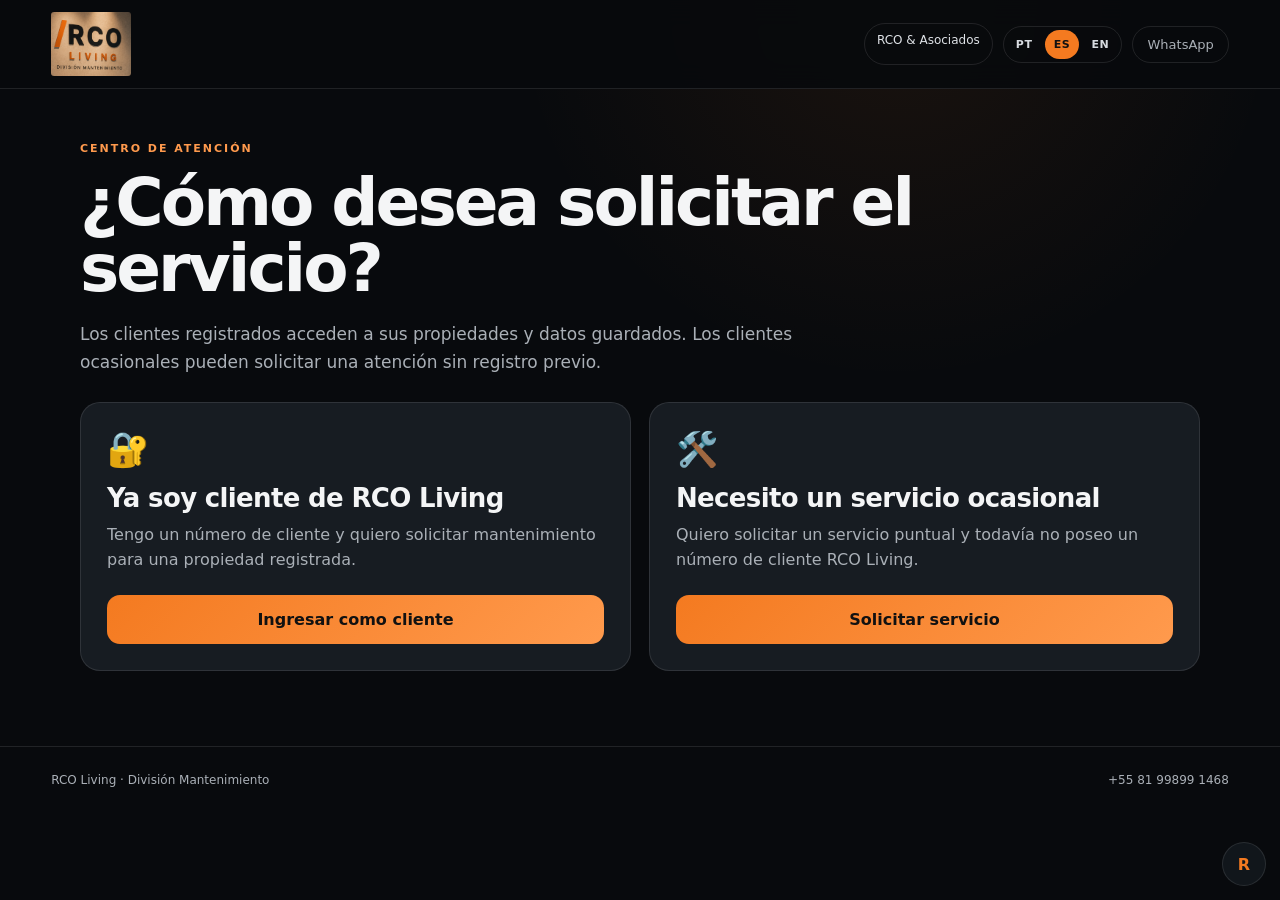
<file: acceso.html>
<!DOCTYPE html><html lang="es"><head>
<meta name="description" content="RCO Living, división operativa de RCO & Asociados para mantenimiento, administración y cuidado integral de propiedades."><meta charset="UTF-8"><meta name="viewport" content="width=device-width,initial-scale=1"><title>RCO Living</title><link rel="stylesheet" href="sistema.css"><link rel="icon" href="logo-rco-living.png">
</head><body>
<header class="topbar">
  <a href="../"><img class="logo" src="logo-rco-living.png" alt="RCO Living División Mantenimiento"></a>
  <div class="top-actions"><a class="user-chip" href="../">RCO & Asociados</a>
    <div class="lang-switch"><button data-lang="pt">PT</button><button data-lang="es">ES</button><button data-lang="en">EN</button></div>
    <a class="whatsapp" href="https://wa.me/5581998991468">WhatsApp</a>
  </div>
</header>
<main class="shell">
<span class="eyebrow" data-i18n="center">Centro de Atención</span>
<h1 data-i18n="accessTitle">¿Cómo desea solicitar el servicio?</h1>
<p class="lead" data-i18n="accessLead"></p>
<section class="choice-grid">
<article class="choice"><span class="icon">🔐</span><h2 data-i18n="registeredTitle"></h2><p data-i18n="registeredText"></p><a class="btn primary" id="registeredLink" href="cliente.html" data-i18n="registeredButton"></a></article>
<article class="choice"><span class="icon">🛠️</span><h2 data-i18n="occasionalTitle"></h2><p data-i18n="occasionalText"></p><a class="btn primary" href="ocasional.html" data-i18n="occasionalButton"></a></article>
</section></main><footer class="footer"><span>RCO Living · División Mantenimiento</span><span>+55 81 99899 1468</span></footer>
<a class="admin-link" href="control.html" title="Centro de Control">R</a>
<script src="i18n.js"></script><script>
RCO_I18N.init();
const q=new URLSearchParams(location.search),division=q.get('division')||'MT',divisionName=q.get('divisionName')||'Mantenimiento',property=q.get('propiedad');
const reg=document.getElementById('registeredLink'),occ=document.querySelector('a[href="ocasional.html"]');
[reg,occ].forEach(link=>{const u=new URL(link.href,location.href);u.searchParams.set('division',division);u.searchParams.set('divisionName',divisionName);if(property)u.searchParams.set('propiedad',property);link.href=u.pathname+u.search;});
</script>
<script src="app.js"></script>
</body></html>
</file>
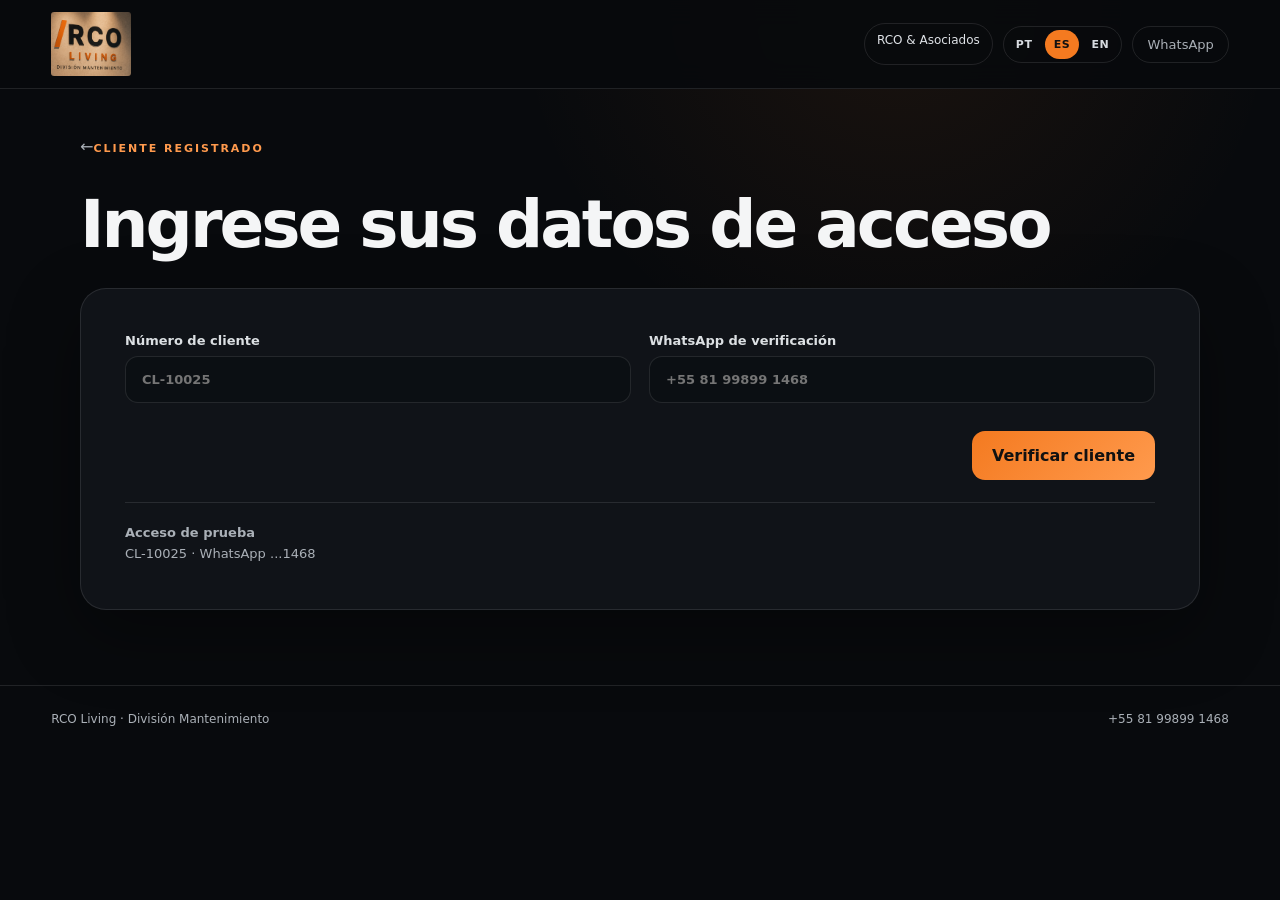
<file: cliente.html>
<!DOCTYPE html><html lang="es"><head>
<meta name="description" content="RCO Living, división operativa de RCO & Asociados para mantenimiento, administración y cuidado integral de propiedades."><meta charset="UTF-8"><meta name="viewport" content="width=device-width,initial-scale=1"><title>RCO Living</title><link rel="stylesheet" href="sistema.css"><link rel="icon" href="logo-rco-living.png">
</head><body>
<header class="topbar">
  <a href="../"><img class="logo" src="logo-rco-living.png" alt="RCO Living División Mantenimiento"></a>
  <div class="top-actions"><a class="user-chip" href="../">RCO & Asociados</a>
    <div class="lang-switch"><button data-lang="pt">PT</button><button data-lang="es">ES</button><button data-lang="en">EN</button></div>
    <a class="whatsapp" href="https://wa.me/5581998991468">WhatsApp</a>
  </div>
</header><main class="shell"><a class="back" href="acceso.html">←</a><span class="eyebrow" data-i18n="registered"></span><h1 data-i18n="loginTitle"></h1>
<section class="panel" id="loginPanel"><div class="form-grid">
<label><span data-i18n="clientNumber"></span><input id="clientNumber" placeholder="CL-10025"></label>
<label><span data-i18n="verifyPhone"></span><input id="clientPhone" placeholder="+55 81 99899 1468"></label></div>
<div id="loginStatus" class="status"></div><div class="form-actions"><button class="btn primary" id="verifyBtn" data-i18n="verify"></button></div>
<div class="demo-client"><strong data-i18n="demo"></strong><br>CL-10025 · WhatsApp ...1468</div></section>
<section class="panel" id="propertiesPanel" hidden><span class="eyebrow" data-i18n="welcomeBack"></span><h2 style="font-size:34px;margin:10px 0 8px">Rodrigo Orellano</h2><p class="lead" data-i18n="chooseProperty"></p>
<form action="solicitud.html"><input type="hidden" name="tipo" value="registrado"><input type="hidden" name="cliente" value="CL-10025"><input type="hidden" name="division" id="divisionField"><input type="hidden" name="divisionName" id="divisionNameField"><div class="property-grid">
<label class="select-card"><input required type="radio" name="propiedad" value="PG-0048"><strong>PG-0048 · Apartamento Vista Mar</strong><small>Porto de Galinhas · Apto. 204</small></label>
<label class="select-card"><input type="radio" name="propiedad" value="PG-0061"><strong>PG-0061 · Casa Praia</strong><small>Maracaípe · Casa 12</small></label>
<label class="select-card"><input type="radio" name="propiedad" value="RC-0017"><strong>RC-0017 · Local Comercial</strong><small>Centro · Loja 03</small></label></div><div class="form-actions"><button class="btn primary" data-i18n="continue"></button></div></form></section></main><footer class="footer"><span>RCO Living · División Mantenimiento</span><span>+55 81 99899 1468</span></footer>
<script src="i18n.js"></script><script>RCO_I18N.init();const q=new URLSearchParams(location.search),forced=q.get('propiedad');document.getElementById('divisionField').value=q.get('division')||'MT';document.getElementById('divisionNameField').value=q.get('divisionName')||'Mantenimiento';const btn=document.getElementById('verifyBtn'),s=document.getElementById('loginStatus');btn.onclick=()=>{const n=document.getElementById('clientNumber').value.trim().toUpperCase(),p=document.getElementById('clientPhone').value.replace(/\D/g,'');s.style.display='block';if(n==='CL-10025'&&p.endsWith('1468')){s.textContent='✓';document.getElementById('loginPanel').hidden=true;document.getElementById('propertiesPanel').hidden=false;if(forced){const r=document.querySelector(`input[value="${forced}"]`);if(r)r.checked=true}}else s.textContent='Datos no verificados / Dados não verificados / Data not verified';};</script><script src="app.js"></script>
</body></html>
</file>
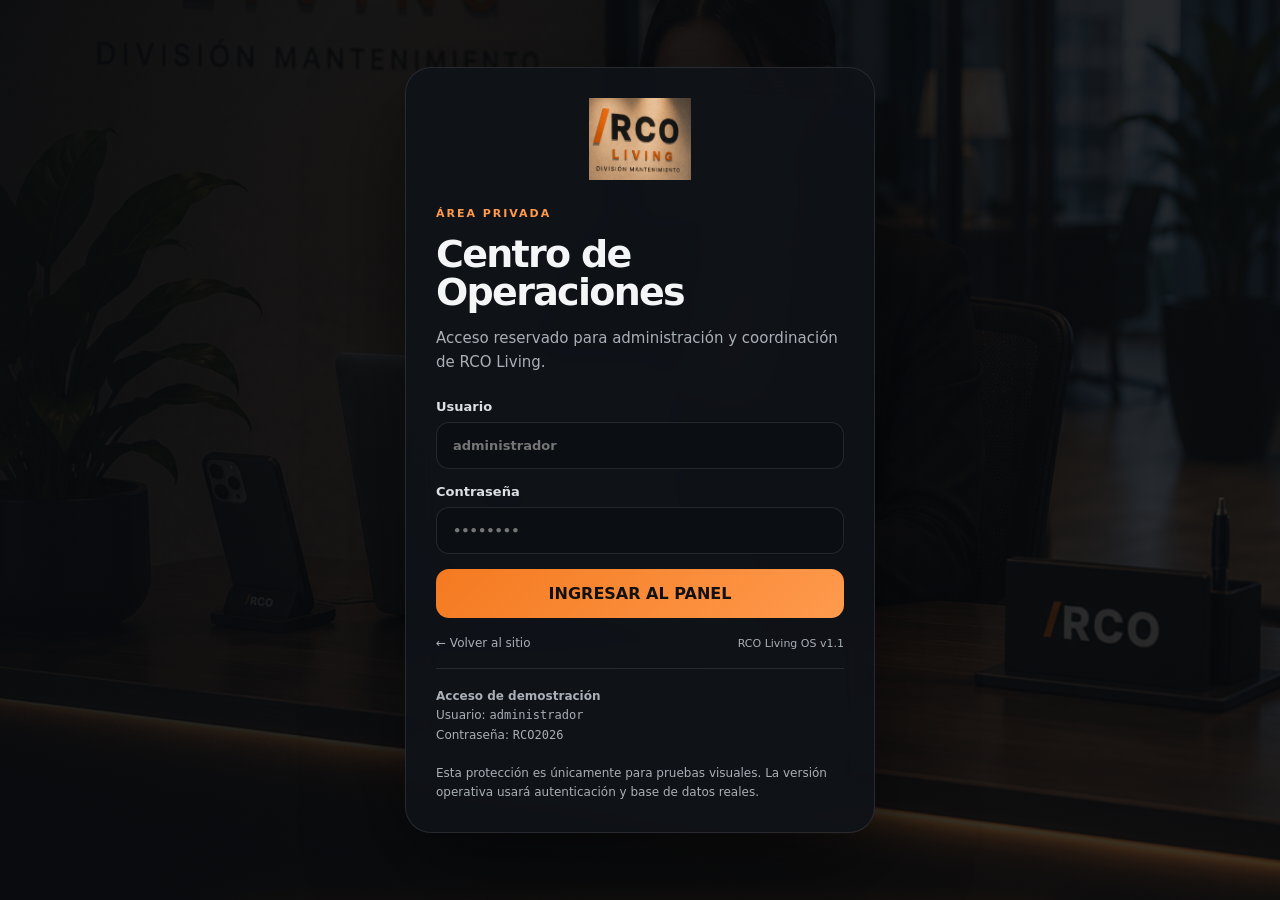
<file: control.html>
<!DOCTYPE html><html lang="es"><head>
<meta name="description" content="RCO Living, división operativa de RCO & Asociados para mantenimiento, administración y cuidado integral de propiedades."><meta charset="UTF-8"><meta name="viewport" content="width=device-width,initial-scale=1"><title>Centro de Operaciones | RCO Living OS</title><link rel="stylesheet" href="sistema.css"><script>
if(sessionStorage.getItem('rco_admin_session')!=='active'){
  location.replace('login.html');
}
</script>
<link rel="icon" href="logo-rco-living.png">
</head><body>
<header class="topbar"><a href="../"><img class="logo" src="logo-rco-living.png" alt="RCO Living"></a><div class="top-actions"><a class="user-chip" href="../">RCO & Asociados</a><div class="lang-switch"><button data-lang="pt">PT</button><button data-lang="es">ES</button><button data-lang="en">EN</button></div><div class="user-menu">
  <a class="user-chip" href="media.html">Multimedia</a><a class="user-chip" href="core.html">RCO Core</a><span class="user-chip">Producción preparada</span><span class="user-chip">Rodrigo · Administrador</span>
  <button class="logout-btn" id="logoutBtn">Salir</button>
</div></div></header>
<div class="ops-layout"><aside class="ops-sidebar"><nav class="ops-nav"><button class="active" data-section="dashboard">⌂ Resumen</button><button data-section="requests">▤ Solicitudes</button><button data-section="agenda">▦ Agenda</button><button data-section="properties">⌂ Propiedades</button><button data-section="technicians">⚒ Técnicos</button><button data-section="activity">◷ Actividad</button></nav></aside>
<main class="ops-main">
<div class="session-warning">🔒 Sesión privada de demostración activa. Los datos todavía se guardan únicamente en este navegador.</div>
<section class="ops-section active" id="dashboard"><div class="ops-hello"><div><span class="eyebrow">RCO Living OS · Centro de Operaciones</span><h1>Buenos días, Rodrigo.</h1><p class="lead" id="dailySummary">Todo listo para comenzar la jornada.</p></div><div class="system-pills"><span class="system-pill online">● Sitio online</span><span class="system-pill online">● Base local activa</span><span class="system-pill">WhatsApp preparado</span><span class="system-pill" id="lastSync">Actualizado ahora</span></div></div>
<div class="ops-kpis"><div class="ops-kpi orange"><span>Solicitudes activas</span><strong id="kpiOpen">0</strong></div><div class="ops-kpi alert"><span>Urgencias</span><strong id="kpiUrgent">0</strong></div><div class="ops-kpi good"><span>Técnicos disponibles</span><strong>3</strong></div><div class="ops-kpi"><span>Propiedades</span><strong>3</strong></div><div class="ops-kpi"><span>Finalizadas</span><strong id="kpiDone">0</strong></div></div>
<div class="ops-grid"><article class="ops-card"><div class="ops-card-head"><h2>Solicitudes prioritarias</h2><button class="filter-btn" data-open-section="requests">Ver todas</button></div><div class="request-list" id="priorityList"></div></article><div><article class="ops-card"><div class="ops-card-head"><h2>Actividad reciente</h2></div><div class="activity" id="recentActivity"></div></article><article class="ops-card ia-card" style="margin-top:18px"><span class="eyebrow">Centro IA</span><h2 style="margin-top:8px">Coordinador operativo</h2><p class="lead" style="font-size:14px">Preparado para resumir urgencias, recomendar técnicos y organizar la jornada.</p><button class="btn secondary" disabled>Próximamente</button></article></div></div>
<div class="ops-grid"><article class="ops-card"><div class="ops-card-head"><h2>Agenda inmediata</h2></div><div class="agenda-board" id="miniAgenda"></div></article><article class="ops-card"><div class="ops-card-head"><h2>Salud de la operación</h2></div><div class="health-grid"><div class="health-item"><strong>1 h 42 m</strong><span>Respuesta promedio</span></div><div class="health-item"><strong>18 h</strong><span>Resolución promedio</span></div><div class="health-item"><strong>98%</strong><span>Satisfacción</span></div><div class="health-item"><strong>3%</strong><span>Reincidencias</span></div></div></article></div></section>
<section class="ops-section" id="requests"><div class="ops-card-head"><div><span class="eyebrow">Gestión</span><h1>Solicitudes</h1></div><div class="filters"><button class="filter-btn active" data-filter="Todas">Todas</button><button class="filter-btn" data-filter="Urgente">Urgentes</button><button class="filter-btn" data-filter="Recibida">Recibidas</button><button class="filter-btn" data-filter="En ejecución">En ejecución</button><button class="filter-btn" data-filter="Finalizada">Finalizadas</button></div></div><article class="ops-card"><div class="request-list" id="allRequests"></div></article></section>
<section class="ops-section" id="agenda"><span class="eyebrow">Planificación</span><h1>Agenda operativa</h1><article class="ops-card"><div class="agenda-board" id="fullAgenda"></div></article></section>
<section class="ops-section" id="properties"><span class="eyebrow">Expedientes</span><h1>Propiedades</h1><div class="asset-grid"><article class="asset-card"><strong>PG-0048 · Apartamento Vista Mar</strong><small>CL-10025 · Porto de Galinhas · QR activo</small><div class="timeline"><div class="timeline-item">Plomería · 12/11/2025<br><small>Finalizada por João</small></div><div class="timeline-item">Pintura · 06/03/2026<br><small>Finalizada por Marcos</small></div></div></article><article class="asset-card"><strong>PG-0061 · Casa Praia</strong><small>CL-10025 · Maracaípe · QR activo</small><div class="timeline"><div class="timeline-item">Electricidad · 18/05/2026<br><small>Finalizada por Carlos</small></div></div></article><article class="asset-card"><strong>RC-0017 · Local Comercial</strong><small>CL-10025 · Centro · QR activo</small><div class="timeline"><div class="timeline-item">Sin solicitudes abiertas</div></div></article></div></section>
<section class="ops-section" id="technicians"><span class="eyebrow">Equipo</span><h1>Técnicos y recursos</h1><div class="asset-grid"><article class="asset-card"><strong>TEC-0015 · Carlos</strong><small>Electricidad · Disponible · ★ 4,9</small></article><article class="asset-card"><strong>TEC-0021 · João</strong><small>Hidráulica · En servicio · ★ 4,8</small></article><article class="asset-card"><strong>TEC-0028 · Marcos</strong><small>Pintura y reparaciones · Disponible · ★ 4,9</small></article><article class="asset-card"><strong>TEC-0034 · Ana</strong><small>Limpieza e inspecciones · Disponible · ★ 5,0</small></article><article class="asset-card"><strong>VH-0008</strong><small>Vehículo operativo · Disponible</small></article><article class="asset-card"><strong>EQ-0021</strong><small>Kit de detección de pérdidas · En uso</small></article></div></section>
<section class="ops-section" id="activity"><span class="eyebrow">Bitácora</span><h1>Actividad del sistema</h1><article class="ops-card"><div class="activity" id="fullActivity"></div></article></section>
</main></div>
<div class="drawer" id="requestDrawer" hidden><div class="drawer-panel"><div class="drawer-head"><div><span class="eyebrow">Orden de servicio</span><h2 id="drawerId"></h2></div><button class="drawer-close" id="drawerClose">Cerrar</button></div><div class="drawer-details" id="drawerDetails"></div><div class="drawer-selects"><label>Estado<select id="drawerStatus"><option>Recibida</option><option>Confirmada</option><option>Técnico asignado</option><option>En camino</option><option>En ejecución</option><option>Finalizada</option></select></label><label>Técnico asignado<select id="drawerTech"><option value="">Sin asignar</option><option>Carlos · TEC-0015</option><option>João · TEC-0021</option><option>Marcos · TEC-0028</option><option>Ana · TEC-0034</option></select></label></div><button class="btn primary save-change" id="saveRequest">Guardar cambios</button></div></div>
<script src="i18n.js"></script><script src="control.js"></script>
<script>
document.getElementById('logoutBtn').addEventListener('click',()=>{
  sessionStorage.removeItem('rco_admin_session');
  sessionStorage.removeItem('rco_admin_name');
  sessionStorage.removeItem('rco_admin_login');
  location.replace('login.html');
});
</script><script src="app.js"></script>
</body></html>
</file>
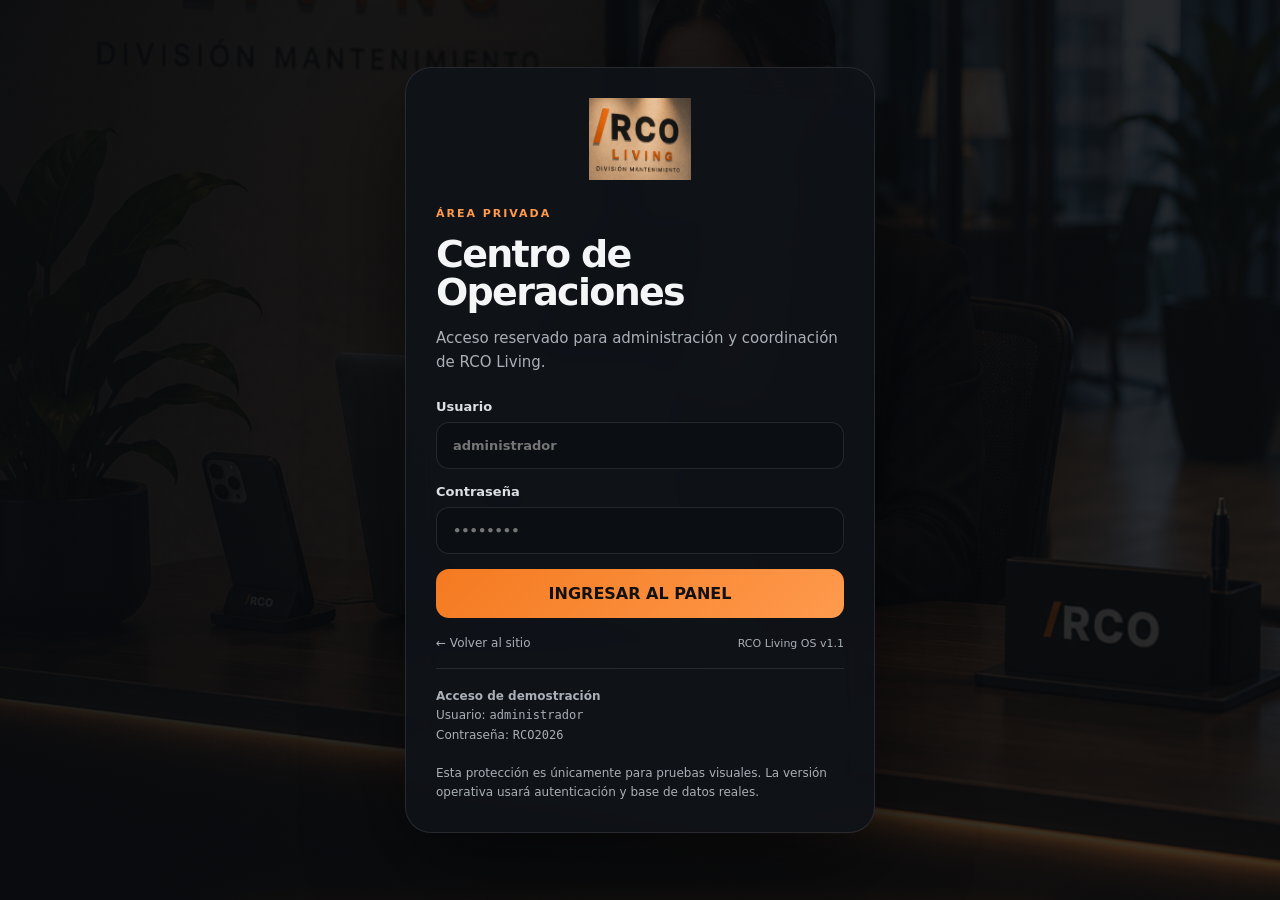
<file: core.html>
<!DOCTYPE html><html lang="es"><head>
<meta name="description" content="RCO Living, división operativa de RCO & Asociados para mantenimiento, administración y cuidado integral de propiedades."><meta charset="UTF-8"><meta name="viewport" content="width=device-width,initial-scale=1"><title>RCO Core | RCO Living OS</title><link rel="stylesheet" href="sistema.css"><script>if(sessionStorage.getItem('rco_admin_session')!=='active')location.replace('login.html');</script><link rel="icon" href="logo-rco-living.png">
</head><body>
<header class="topbar"><a href="control.html"><img class="logo" src="logo-rco-living.png" alt="RCO Living"></a><div class="top-actions"><a class="user-chip" href="../">RCO & Asociados</a><a class="user-chip" href="control.html">Centro de Operaciones</a><span class="user-chip">Rodrigo · Administrador</span></div></header>
<main class="core-wrap"><div class="core-head"><div><span class="eyebrow">RCO Core 1.1</span><h1>El corazón de RCO Living</h1><p class="lead">Clientes, propiedades y recursos conectados.</p></div><div class="core-actions"><a class="btn primary" href="media.html">Biblioteca multimedia</a><button class="btn secondary" id="newClientBtn">+ Cliente</button><button class="btn secondary" id="newPropertyBtn">+ Propiedad</button></div></div>
<div class="core-kpis"><div class="core-kpi"><small>Clientes</small><strong id="clientsKpi">0</strong></div><div class="core-kpi"><small>Propiedades</small><strong id="propertiesKpi">0</strong></div><div class="core-kpi"><small>Técnicos disponibles</small><strong>3</strong></div><div class="core-kpi"><small>QR activos</small><strong id="qrKpi">0</strong></div></div>
<nav class="core-tabs"><button class="active" data-tab="clients">Clientes</button><button data-tab="properties">Propiedades</button><button data-tab="resources">Recursos</button></nav>
<section class="core-section active" id="clients"><article class="core-panel"><div class="core-toolbar"><h2>CRM de Clientes</h2><div class="core-search"><input id="clientSearch" placeholder="Buscar nombre o código"></div></div><div class="crm-grid" id="clientGrid"></div></article></section>
<section class="core-section" id="properties"><article class="core-panel"><div class="core-toolbar"><h2>Expedientes digitales</h2><span class="badge">QR por propiedad</span></div><div class="property-list" id="propertyList"></div></article></section>
<section class="core-section" id="resources"><article class="core-panel"><div class="core-toolbar"><h2>Técnicos, vehículos y equipos</h2></div><div class="resource-grid" id="resourceGrid"></div></article></section></main>
<div class="core-modal" id="clientDetailModal" hidden><div class="core-modal-card"><div class="modal-head"><div><span class="eyebrow">Ficha integral</span><h2 id="detailTitle"></h2></div><button class="modal-close" data-close="clientDetailModal">Cerrar</button></div><div id="detailContent"></div></div></div>
<div class="core-modal" id="newClientModal" hidden><div class="core-modal-card" style="width:min(650px,100%)"><div class="modal-head"><h2>Nuevo cliente</h2><button class="modal-close" data-close="newClientModal">Cerrar</button></div><form id="newClientForm" class="form-grid-core" style="margin-top:17px"><label>Nombre<input name="name" required></label><label>WhatsApp<input name="phone" required></label><label>Email<input name="email" type="email"></label><label>Idioma<select name="language"><option>Español</option><option>Português</option><option>English</option></select></label><label class="wide">Observaciones<textarea name="notes"></textarea></label><button class="btn primary wide">Guardar cliente</button></form></div></div>
<div class="core-modal" id="newPropertyModal" hidden><div class="core-modal-card" style="width:min(650px,100%)"><div class="modal-head"><h2>Nueva propiedad</h2><button class="modal-close" data-close="newPropertyModal">Cerrar</button></div><form id="newPropertyForm" class="form-grid-core" style="margin-top:17px"><label>Nombre<input name="name" required></label><label>Cliente<select name="clientId" id="propertyClientSelect"></select></label><label class="wide">Dirección<input name="address" required></label><label>Unidad<input name="unit"></label><label>Ciudad<input name="city" value="Porto de Galinhas"></label><label class="wide">Observaciones<textarea name="notes"></textarea></label><button class="btn primary wide">Guardar propiedad</button></form></div></div>
<script src="core.js"></script><script src="app.js"></script>
</body></html>
</file>
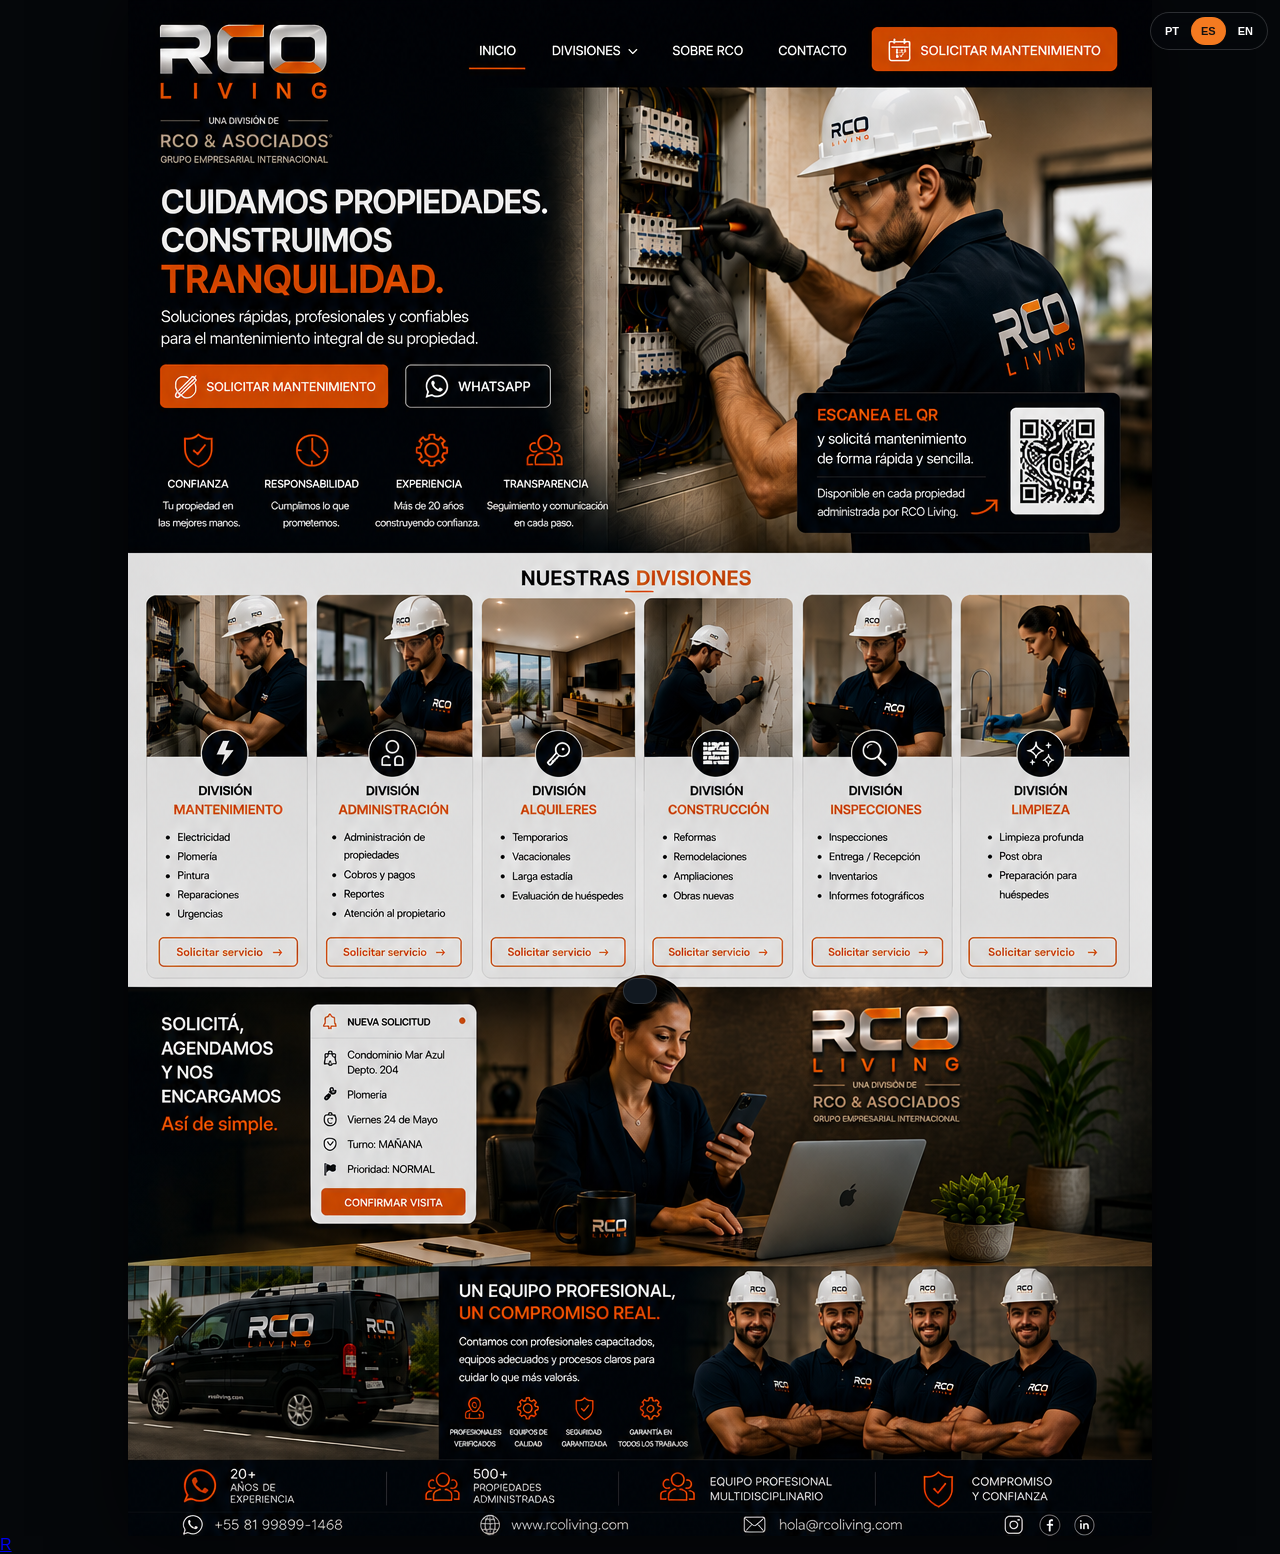
<file: divisiones.html>
<!DOCTYPE html>
<html lang="es">
<head>
<meta name="description" content="RCO Living, división operativa de RCO & Asociados para mantenimiento, administración y cuidado integral de propiedades.">
<meta charset="UTF-8">
<meta name="viewport" content="width=device-width,initial-scale=1,viewport-fit=cover">
<meta name="theme-color" content="#05070a">
<title>RCO Living | Divisiones</title>
<style>
*{box-sizing:border-box}html,body{margin:0;background:#05070a;min-height:100%;font-family:Arial,sans-serif}
.page{width:min(100%,1024px);margin:0 auto;position:relative;line-height:0;background:#05070a}
.page>img{display:block;width:100%;height:auto;user-select:none;-webkit-user-drag:none}
.hotspot{position:absolute;display:block;border-radius:10px;z-index:5;line-height:normal;text-indent:-9999px;overflow:hidden;outline:none}
.hotspot:focus-visible{box-shadow:0 0 0 4px #fff,0 0 0 8px #f47a20}
.hotspot:active{background:rgba(244,122,32,.14)}
/* Six approved buttons: coordinates relative to the 1024×1536 design */
.mt{left:2.8%;top:60.85%;width:14.0%;height:2.45%}
.ad{left:19.3%;top:60.85%;width:13.8%;height:2.45%}
.al{left:35.8%;top:60.85%;width:13.6%;height:2.45%}
.co{left:51.3%;top:60.85%;width:13.5%;height:2.45%}
.in{left:67.0%;top:60.85%;width:13.2%;height:2.45%}
.lp{left:82.6%;top:60.85%;width:14.0%;height:2.45%}
/* Additional visible calls to action */
.hero-maint{left:3.0%;top:23.65%;width:22.5%;height:2.95%}
.hero-wa{left:27.1%;top:23.65%;width:14.4%;height:2.95%}
.top-maint{left:73.0%;top:1.7%;width:23.7%;height:3.0%}
.lang{position:fixed;right:12px;top:max(12px,env(safe-area-inset-top));z-index:20;background:rgba(6,8,11,.82);border:1px solid rgba(255,255,255,.16);border-radius:999px;padding:4px;display:flex;gap:2px;backdrop-filter:blur(10px)}
.lang button{border:0;background:transparent;color:#fff;font-weight:800;font-size:11px;padding:8px 10px;border-radius:999px}.lang button.active{background:#f47a20;color:#111}
.notice{position:fixed;left:50%;bottom:16px;transform:translateX(-50%) translateY(120px);z-index:30;background:#111820;color:#fff;border:1px solid rgba(255,255,255,.13);border-radius:14px;padding:12px 16px;font-size:13px;line-height:1.35;box-shadow:0 16px 45px rgba(0,0,0,.45);transition:.25s;max-width:88vw;text-align:center}.notice.show{transform:translateX(-50%) translateY(0)}
@media(min-width:1030px){.page{box-shadow:0 0 70px rgba(0,0,0,.65)}}
</style>
<link rel="icon" href="logo-rco-living.png">
</head>
<body>
<div class="lang"><button data-lang="pt">PT</button><button data-lang="es">ES</button><button data-lang="en">EN</button></div>
<main class="page" aria-label="Centro de Divisiones RCO Living">
<img src="centro-divisiones-oficial.png" alt="RCO Living, divisiones y servicios">
<a class="hotspot top-maint" data-code="MT" data-name="Mantenimiento" aria-label="Solicitar mantenimiento">Solicitar mantenimiento</a>
<a class="hotspot hero-maint" data-code="MT" data-name="Mantenimiento" aria-label="Solicitar mantenimiento">Solicitar mantenimiento</a>
<a class="hotspot hero-wa" href="https://wa.me/5581998991468" aria-label="Contactar por WhatsApp">WhatsApp</a>
<a class="hotspot mt" data-code="MT" data-name="Mantenimiento" aria-label="Solicitar servicio de mantenimiento">Mantenimiento</a>
<a class="hotspot ad" data-code="AD" data-name="Administración" aria-label="Solicitar servicio de administración">Administración</a>
<a class="hotspot al" data-code="AL" data-name="Alquileres" aria-label="Solicitar servicio de alquileres">Alquileres</a>
<a class="hotspot co" data-code="CO" data-name="Construcción" aria-label="Solicitar servicio de construcción">Construcción</a>
<a class="hotspot in" data-code="IN" data-name="Inspecciones" aria-label="Solicitar servicio de inspecciones">Inspecciones</a>
<a class="hotspot lp" data-code="LP" data-name="Limpieza" aria-label="Solicitar servicio de limpieza">Limpieza</a>
</main>
<div class="notice" id="notice"></div>
<script>
const params=new URLSearchParams(location.search), property=params.get('propiedad');
const names={
 es:{MT:'Mantenimiento',AD:'Administración',AL:'Alquileres',CO:'Construcción',IN:'Inspecciones',LP:'Limpieza'},
 pt:{MT:'Manutenção',AD:'Administração',AL:'Aluguéis',CO:'Construção',IN:'Inspeções',LP:'Limpeza'},
 en:{MT:'Maintenance',AD:'Administration',AL:'Rentals',CO:'Construction',IN:'Inspections',LP:'Cleaning'}
};
function browserLang(){const l=(navigator.language||'pt').toLowerCase();return l.startsWith('pt')?'pt':l.startsWith('es')?'es':'en'}
let lang=localStorage.getItem('rco_lang')||browserLang();
function applyLang(l){lang=l;localStorage.setItem('rco_lang',l);document.documentElement.lang=l;document.querySelectorAll('[data-lang]').forEach(b=>b.classList.toggle('active',b.dataset.lang===l));}
document.querySelectorAll('[data-lang]').forEach(b=>b.onclick=()=>applyLang(b.dataset.lang));applyLang(lang);
document.querySelectorAll('[data-code]').forEach(a=>{
 a.href='#';
 a.addEventListener('click',e=>{e.preventDefault();const code=a.dataset.code;const u=new URL('acceso.html',location.href);u.searchParams.set('division',code);u.searchParams.set('divisionName',names[lang][code]);if(property)u.searchParams.set('propiedad',property);location.href=u.pathname+u.search;});
});
</script>
<a class="panel-access" href="login.html" aria-label="Centro de Operaciones RCO">R</a><script src="app.js"></script>
</body></html>
</file>
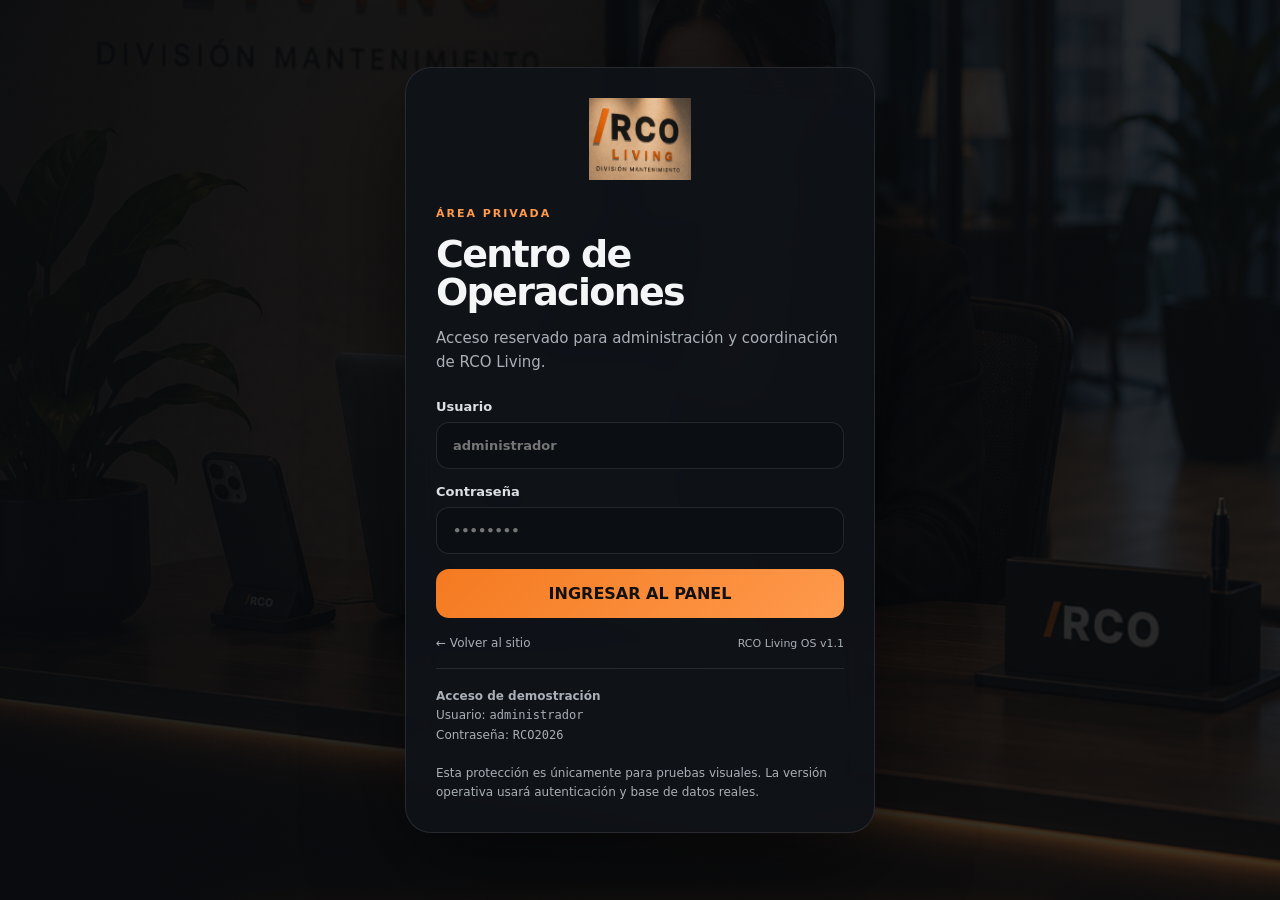
<file: login.html>
<!DOCTYPE html>
<html lang="es">
<head>
<meta name="description" content="RCO Living, división operativa de RCO & Asociados para mantenimiento, administración y cuidado integral de propiedades.">
<meta charset="UTF-8">
<meta name="viewport" content="width=device-width,initial-scale=1">
<meta name="theme-color" content="#080a0d">
<title>Acceso privado | RCO Living OS</title>
<link rel="stylesheet" href="sistema.css">
<link rel="icon" href="logo-rco-living.png">
</head>
<body class="login-body">
<main class="login-shell">
  <div class="login-brand"><img src="logo-rco-living.png" alt="RCO Living"></div>
  <span class="eyebrow">Área privada</span>
  <h1>Centro de Operaciones</h1>
  <p class="lead">Acceso reservado para administración y coordinación de RCO Living.</p>

  <form class="login-form" id="loginForm">
    <label>Usuario
      <input id="username" autocomplete="username" placeholder="administrador" required>
    </label>
    <label>Contraseña
      <input id="password" type="password" autocomplete="current-password" placeholder="••••••••" required>
    </label>
    <div class="login-error" id="loginError">Usuario o contraseña incorrectos.</div>
    <button class="btn primary" type="submit">INGRESAR AL PANEL</button>
  </form>

  <div class="login-actions">
    <a href="divisiones.html">← Volver al sitio</a>
    <span style="color:var(--muted);font-size:11px">RCO Living OS v1.1</span>
  </div>

  <div class="login-info">
    <strong>Acceso de demostración</strong><br>
    Usuario: <code>administrador</code><br>
    Contraseña: <code>RCO2026</code><br><br>
    Esta protección es únicamente para pruebas visuales. La versión operativa usará autenticación y base de datos reales.
  </div>
</main>
<script>
if(sessionStorage.getItem('rco_admin_session')==='active'){
  location.replace('control.html');
}
document.getElementById('loginForm').addEventListener('submit',event=>{
  event.preventDefault();
  const user=document.getElementById('username').value.trim().toLowerCase();
  const password=document.getElementById('password').value;
  if(user==='administrador' && password==='RCO2026'){
    sessionStorage.setItem('rco_admin_session','active');
    sessionStorage.setItem('rco_admin_name','Rodrigo');
    sessionStorage.setItem('rco_admin_login',new Date().toISOString());
    location.replace('control.html');
  }else{
    document.getElementById('loginError').style.display='block';
  }
});
</script>
<script src="app.js"></script>
</body>
</html>
</file>
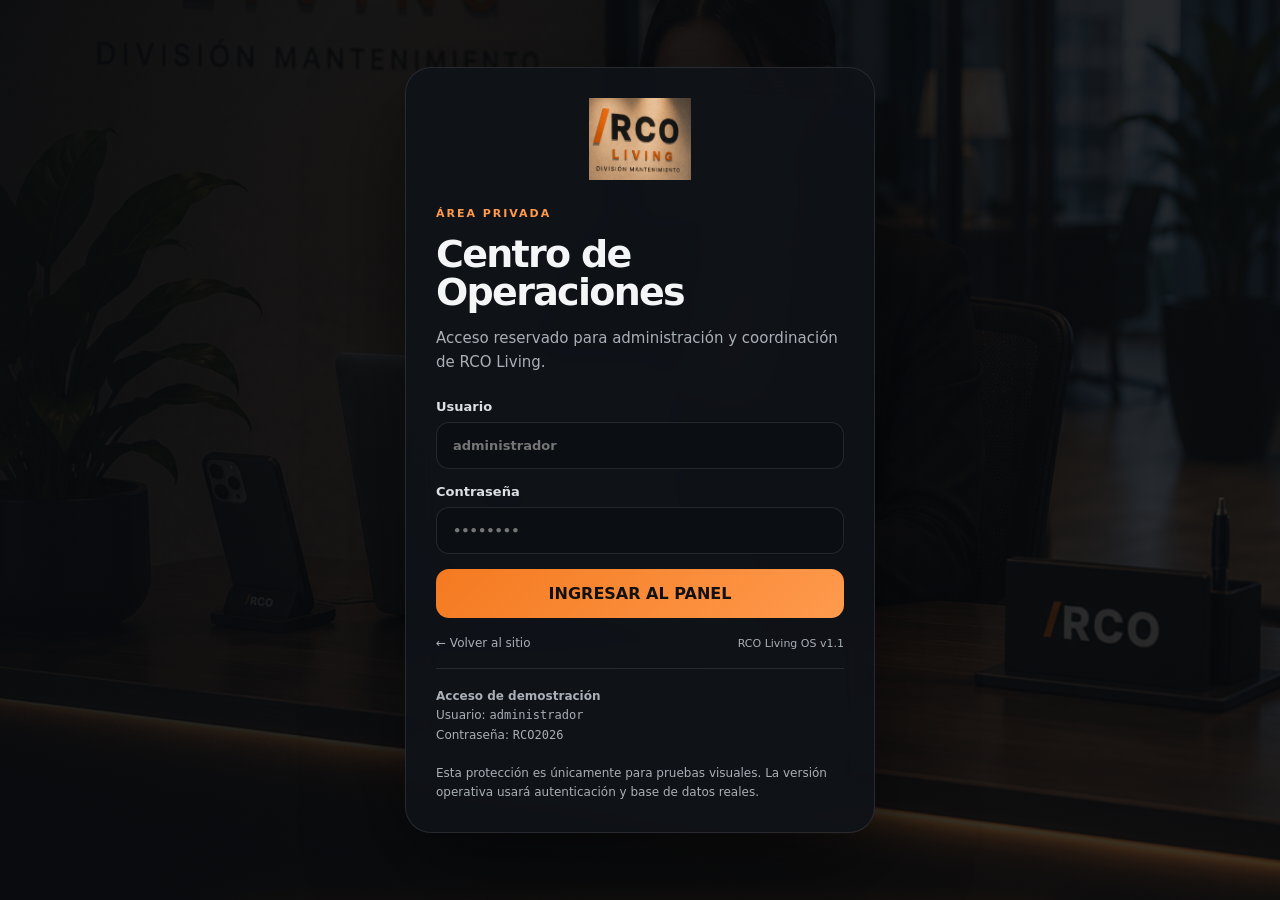
<file: media.html>
<!DOCTYPE html><html lang="es"><head>
<meta name="description" content="RCO Living, división operativa de RCO & Asociados para mantenimiento, administración y cuidado integral de propiedades."><meta charset="UTF-8"><meta name="viewport" content="width=device-width,initial-scale=1"><title>Biblioteca Multimedia | RCO Living OS</title><link rel="stylesheet" href="sistema.css"><script>if(sessionStorage.getItem('rco_admin_session')!=='active')location.replace('login.html');</script><link rel="icon" href="logo-rco-living.png">
</head><body>
<header class="topbar"><a href="control.html"><img class="logo" src="logo-rco-living.png" alt="RCO Living"></a><div class="top-actions"><a class="user-chip" href="../">RCO & Asociados</a><a class="user-chip" href="core.html">RCO Core</a><a class="user-chip" href="control.html">Operaciones</a><span class="user-chip">Rodrigo · Administrador</span></div></header>
<main class="media-wrap"><section class="media-hero"><div><span class="eyebrow">RCO Living OS · Operativa Mejorada</span><h1>Biblioteca multimedia</h1><p class="lead">Organizá fotografías y videos reales de condominios, propiedades, obras y destinos.</p></div></section>
<div class="media-kpis"><div class="media-kpi"><small>Archivos</small><strong id="mediaCount">0</strong></div><div class="media-kpi"><small>Condominios</small><strong id="propertyCount">0</strong></div><div class="media-kpi"><small>Fotos</small><strong id="photoCount">0</strong></div><div class="media-kpi"><small>Videos</small><strong id="videoCount">0</strong></div></div>
<section class="destination-grid"><article class="destination-card"><div class="destination-cover">🇧🇷</div><div class="content"><h3>Brasil</h3><p>Nordeste, Pernambuco y Porto de Galinhas.</p></div></article><article class="destination-card"><div class="destination-cover">🇪🇸</div><div class="content"><h3>España</h3><p>Alianzas y oportunidades para Latinoamérica.</p></div></article><article class="destination-card"><div class="destination-cover">🇺🇸</div><div class="content"><h3>Estados Unidos</h3><p>Conexiones, propiedades y oportunidades.</p></div></article><article class="destination-card"><div class="destination-cover">🏔️</div><div class="content"><h3>Patagonia</h3><p>Bariloche, Villa La Angostura y región.</p></div></article></section>
<nav class="destination-tabs"><button class="active" data-filter="Todos">Todos</button><button data-filter="Brasil">Brasil</button><button data-filter="España">España</button><button data-filter="Estados Unidos">Estados Unidos</button><button data-filter="Patagonia">Patagonia</button><button data-filter="Obras">Obras</button><button data-filter="Antes y después">Antes y después</button></nav>
<article class="media-panel"><label class="upload-zone" id="uploadZone"><input id="quickFiles" type="file" accept="image/*,video/*" multiple><strong>📷 Tocá aquí para elegir fotos o videos</strong><p>Podés cargarlos directamente desde el iPhone.</p></label><div class="storage-note">Esta versión piloto guarda miniaturas y datos solamente en este navegador. Los originales se alojarán en el servidor cuando conectemos el VPS.</div><div class="media-toolbar"><h2>Material organizado</h2><input id="mediaSearch" placeholder="Buscar condominio o título"></div><div class="media-grid" id="mediaGrid"></div></article></main>
<script src="media.js"></script><script src="app.js"></script>
</body></html>
</file>
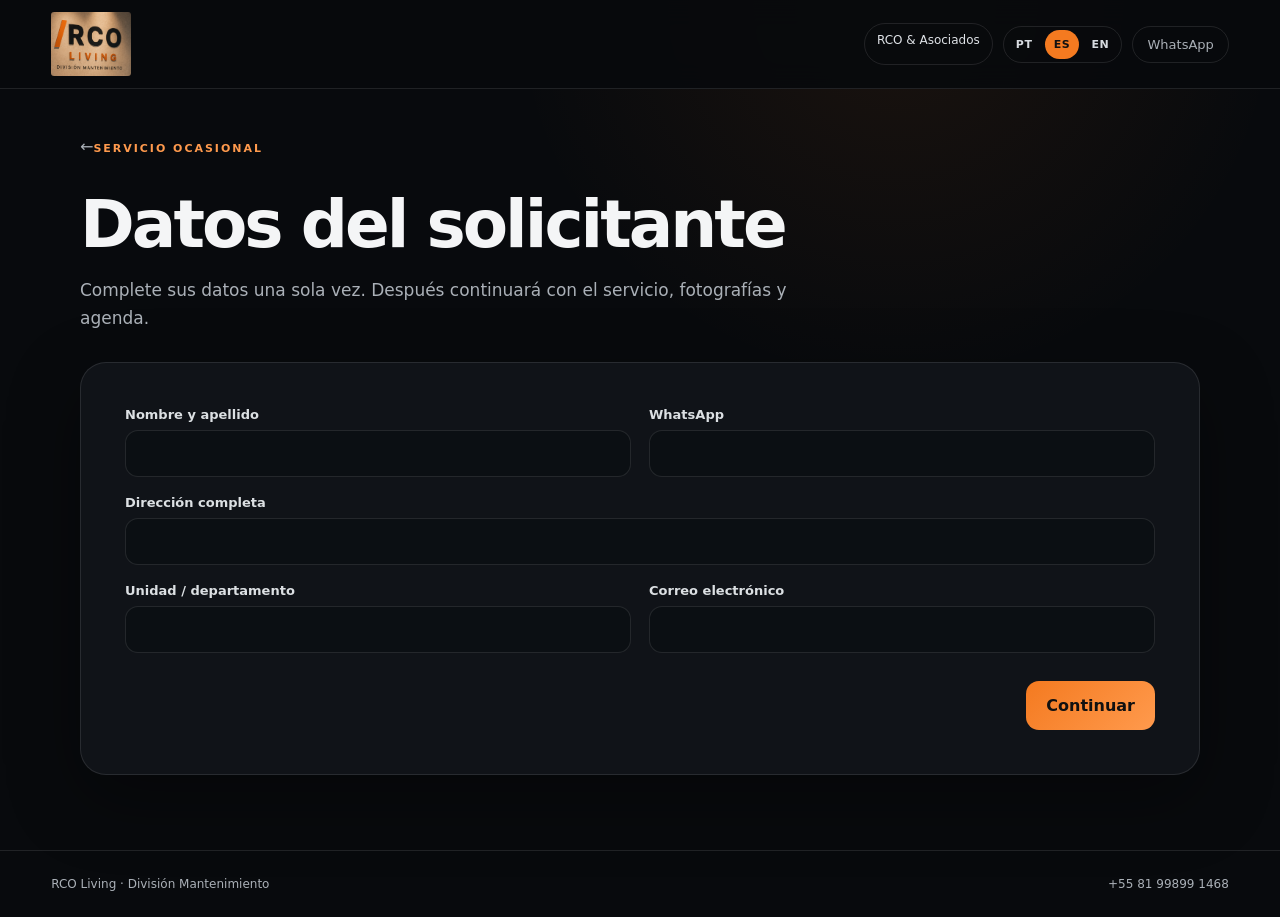
<file: ocasional.html>
<!DOCTYPE html><html lang="es"><head>
<meta name="description" content="RCO Living, división operativa de RCO & Asociados para mantenimiento, administración y cuidado integral de propiedades."><meta charset="UTF-8"><meta name="viewport" content="width=device-width,initial-scale=1"><title>RCO Living</title><link rel="stylesheet" href="sistema.css"><link rel="icon" href="logo-rco-living.png">
</head><body>
<header class="topbar">
  <a href="../"><img class="logo" src="logo-rco-living.png" alt="RCO Living División Mantenimiento"></a>
  <div class="top-actions"><a class="user-chip" href="../">RCO & Asociados</a>
    <div class="lang-switch"><button data-lang="pt">PT</button><button data-lang="es">ES</button><button data-lang="en">EN</button></div>
    <a class="whatsapp" href="https://wa.me/5581998991468">WhatsApp</a>
  </div>
</header><main class="shell"><a class="back" href="acceso.html">←</a><span class="eyebrow" data-i18n="occasional"></span><h1 data-i18n="applicantData"></h1><p class="lead" data-i18n="applicantLead"></p>
<section class="panel"><form action="solicitud.html"><input type="hidden" name="tipo" value="ocasional"><input type="hidden" name="division" id="divisionField"><input type="hidden" name="divisionName" id="divisionNameField"><input type="hidden" name="propiedad" id="propertyField"><div class="form-grid">
<label><span data-i18n="fullName"></span><input required name="nombre"></label><label><span data-i18n="phone"></span><input required name="telefono"></label>
<label class="wide"><span data-i18n="address"></span><input required name="direccion"></label><label><span data-i18n="unit"></span><input name="unidad"></label><label><span data-i18n="email"></span><input type="email" name="email"></label>
</div><div class="form-actions"><button class="btn primary" data-i18n="continue"></button></div></form></section></main><footer class="footer"><span>RCO Living · División Mantenimiento</span><span>+55 81 99899 1468</span></footer><script src="i18n.js"></script><script>RCO_I18N.init();const q=new URLSearchParams(location.search);document.getElementById("divisionField").value=q.get("division")||"MT";document.getElementById("divisionNameField").value=q.get("divisionName")||"Mantenimiento";document.getElementById("propertyField").value=q.get("propiedad")||"";</script><script src="app.js"></script>
</body></html>
</file>
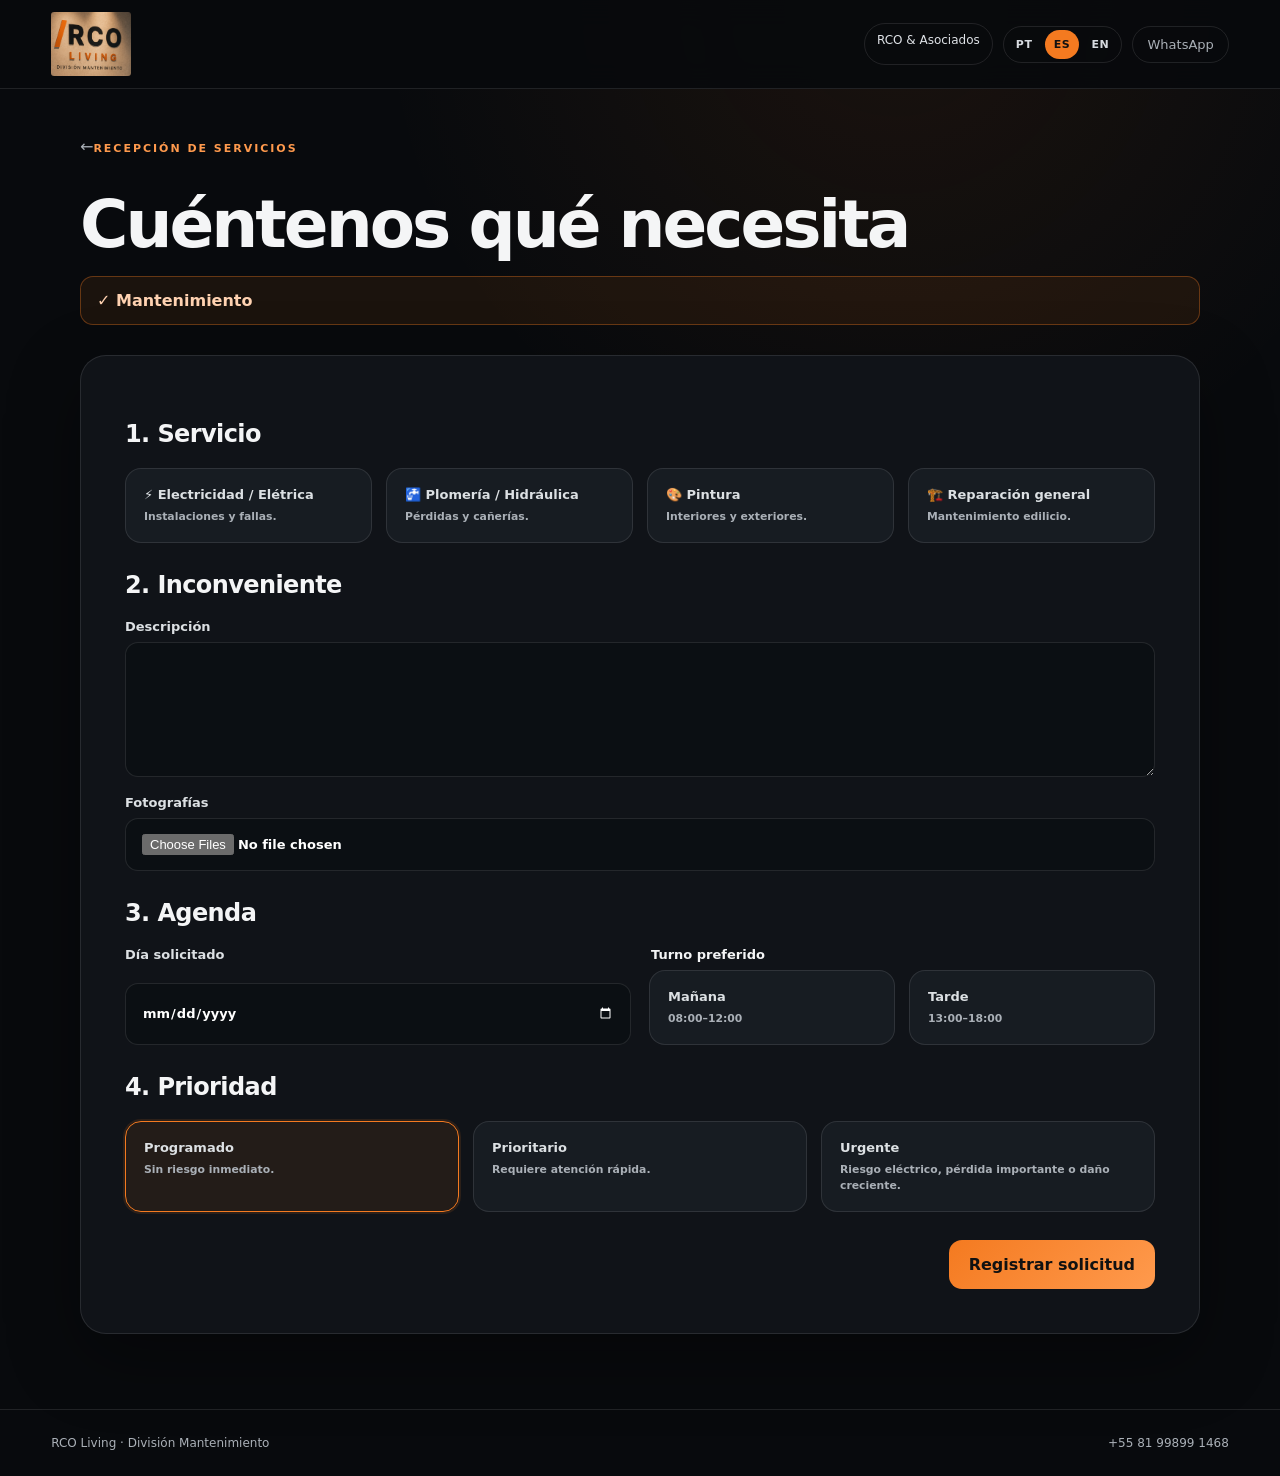
<file: solicitud.html>
<!DOCTYPE html><html lang="es"><head>
<meta name="description" content="RCO Living, división operativa de RCO & Asociados para mantenimiento, administración y cuidado integral de propiedades."><meta charset="UTF-8"><meta name="viewport" content="width=device-width,initial-scale=1"><title>RCO Living</title><link rel="stylesheet" href="sistema.css"><link rel="icon" href="logo-rco-living.png">
</head><body>
<header class="topbar">
  <a href="../"><img class="logo" src="logo-rco-living.png" alt="RCO Living División Mantenimiento"></a>
  <div class="top-actions"><a class="user-chip" href="../">RCO & Asociados</a>
    <div class="lang-switch"><button data-lang="pt">PT</button><button data-lang="es">ES</button><button data-lang="en">EN</button></div>
    <a class="whatsapp" href="https://wa.me/5581998991468">WhatsApp</a>
  </div>
</header><main class="shell"><a class="back" href="acceso.html">←</a><span class="eyebrow" data-i18n="reception"></span><h1 data-i18n="tellUs"></h1><div id="divisionSelected" style="margin:0 0 20px;padding:14px 16px;border-radius:13px;border:1px solid rgba(244,122,32,.35);background:rgba(244,122,32,.08);color:#ffd2b1;font-weight:800"></div><p class="lead" id="contextLine"></p>
<section class="panel" id="requestPanel"><form id="requestForm">
<h2>1. <span data-i18n="service"></span></h2><div class="service-grid">
<label class="select-card"><input required type="radio" name="servicio" value="Electricidad"><strong>⚡ Electricidad / Elétrica</strong><small>Instalaciones y fallas.</small></label>
<label class="select-card"><input type="radio" name="servicio" value="Plomería"><strong>🚰 Plomería / Hidráulica</strong><small>Pérdidas y cañerías.</small></label>
<label class="select-card"><input type="radio" name="servicio" value="Pintura"><strong>🎨 Pintura</strong><small>Interiores y exteriores.</small></label>
<label class="select-card"><input type="radio" name="servicio" value="Reparación general"><strong>🏗️ Reparación general</strong><small>Mantenimiento edilicio.</small></label></div>
<h2 style="margin-top:28px">2. <span data-i18n="issue"></span></h2><div class="form-grid"><label class="wide"><span data-i18n="description"></span><textarea required name="descripcion"></textarea></label><label class="wide"><span data-i18n="photos"></span><input type="file" accept="image/*" multiple></label></div>
<h2 style="margin-top:28px">3. <span data-i18n="agenda"></span></h2><div class="form-grid"><label><span data-i18n="date"></span><input required type="date" name="fecha" id="fecha"></label>
<fieldset style="border:0;padding:0;margin:0"><legend style="font-size:13px;font-weight:700;margin-bottom:8px" data-i18n="shift"></legend><div class="shift-grid"><label class="select-card"><input required type="radio" name="turno" value="Mañana"><strong data-i18n="morning"></strong><small>08:00–12:00</small></label><label class="select-card"><input type="radio" name="turno" value="Tarde"><strong data-i18n="afternoon"></strong><small>13:00–18:00</small></label></div></fieldset></div>
<h2 style="margin-top:28px">4. <span data-i18n="priority"></span></h2><div class="priority-grid"><label class="select-card"><input checked type="radio" name="prioridad" value="Programado"><strong data-i18n="scheduled"></strong><small data-i18n="noRisk"></small></label><label class="select-card"><input type="radio" name="prioridad" value="Prioritario"><strong data-i18n="priorityFast"></strong><small data-i18n="fastAttention"></small></label><label class="select-card urgent"><input type="radio" name="prioridad" value="Urgente"><strong data-i18n="urgent"></strong><small data-i18n="risk"></small></label></div>
<div class="form-actions"><button class="btn primary" data-i18n="submit"></button></div></form></section>
<section class="panel success" id="successPanel"><span class="eyebrow" data-i18n="requestSaved"></span><h2 style="font-size:36px" data-i18n="organizing"></h2><p class="lead" style="margin:auto" data-i18n="trackingText"></p><div class="tracking" id="tracking"></div><a class="btn primary" id="waBtn" target="_blank" data-i18n="sendWA"></a></section></main><footer class="footer"><span>RCO Living · División Mantenimiento</span><span>+55 81 99899 1468</span></footer>
<script src="i18n.js"></script><script>RCO_I18N.init();const p=new URLSearchParams(location.search),tipo=p.get('tipo')||'ocasional',prop=p.get('propiedad'),cliente=p.get('cliente'),nombre=p.get('nombre'),division=p.get('division')||'MT',divisionName=p.get('divisionName')||'Mantenimiento';document.getElementById('divisionSelected').textContent='✓ '+divisionName;document.getElementById('contextLine').textContent=tipo==='registrado'?`${cliente||''} · ${prop||''}`:(nombre||'');const f=document.getElementById('fecha'),d=new Date();d.setMinutes(d.getMinutes()-d.getTimezoneOffset());f.min=d.toISOString().split('T')[0];document.getElementById('requestForm').onsubmit=e=>{e.preventDefault();let seq=Number(localStorage.getItem('rco_mt_sequence')||'10000')+1;localStorage.setItem('rco_mt_sequence',seq);const id=`RCO-${division}-${seq}`,fd=new FormData(e.target);const item={id,division,divisionName,created:new Date().toISOString(),tipo,cliente:cliente||'',propiedad:prop||'',nombre:nombre||'',servicio:fd.get('servicio'),fecha:fd.get('fecha'),turno:fd.get('turno'),prioridad:fd.get('prioridad'),estado:'Recibida'};const list=JSON.parse(localStorage.getItem('rco_requests')||'[]');list.unshift(item);localStorage.setItem('rco_requests',JSON.stringify(list));document.getElementById('tracking').textContent=id;const msg=Object.entries(item).map(([k,v])=>`${k}: ${v}`).join('\n');document.getElementById('waBtn').href='https://wa.me/5581998991468?text='+encodeURIComponent(msg);document.getElementById('requestPanel').style.display='none';document.getElementById('successPanel').style.display='block';window.scrollTo({top:0,behavior:'smooth'});};</script><script src="app.js"></script>
</body></html>
</file>
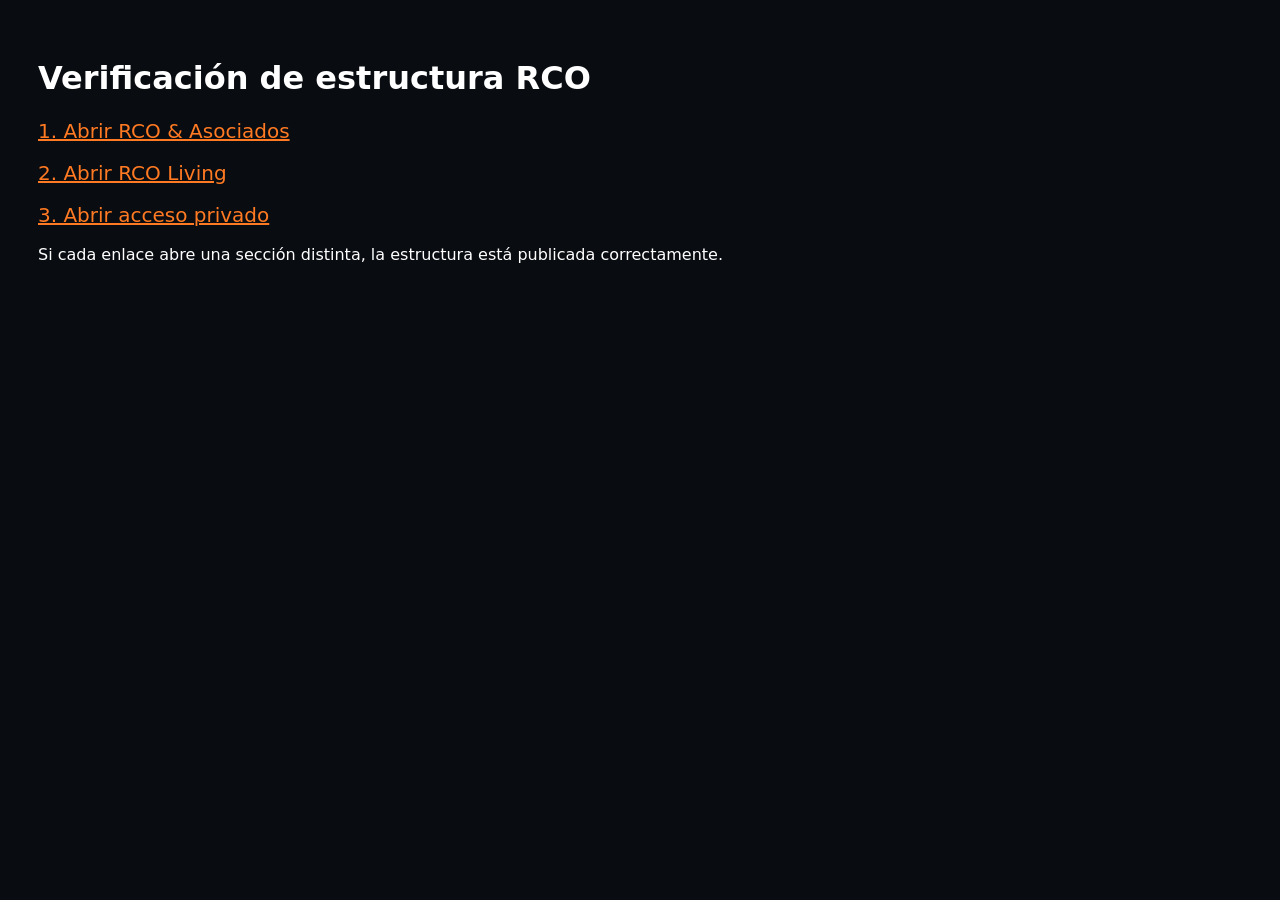
<file: verificar.html>
<!doctype html><meta charset="utf-8"><meta name="viewport" content="width=device-width">
<title>RCO — Verificación</title><style>body{font-family:system-ui;background:#090c11;color:#fff;padding:30px}a{display:block;color:#ff7a22;margin:18px 0;font-size:20px}</style>
<h1>Verificación de estructura RCO</h1>
<a href="/">1. Abrir RCO &amp; Asociados</a>
<a href="/living/">2. Abrir RCO Living</a>
<a href="/living/login.html">3. Abrir acceso privado</a>
<p>Si cada enlace abre una sección distinta, la estructura está publicada correctamente.</p>
</file>
<file: sistema.css>
:root{
  --bg:#080a0d;--panel:#11151a;--panel2:#171c22;--text:#f4f5f6;
  --muted:#aab0b7;--line:rgba(255,255,255,.10);--orange:#f47a20;
  --orange2:#ff9a4d;--red:#e73535;--green:#3bb273;--yellow:#e7b44b;
  --shadow:0 24px 70px rgba(0,0,0,.35);
  font-family:Inter,ui-sans-serif,system-ui,-apple-system,BlinkMacSystemFont,"Segoe UI",sans-serif
}
*{box-sizing:border-box}html{scroll-behavior:smooth}body{margin:0;background:radial-gradient(circle at 70% 0,rgba(244,122,32,.08),transparent 30%),var(--bg);color:var(--text)}
a{color:inherit;text-decoration:none}button,input,textarea,select{font:inherit}
.landing-body{overflow-x:hidden}
.cover{min-height:100vh;display:grid;place-items:center;background:#080a0d}
.poster{position:relative;width:min(100vw,768px);aspect-ratio:768/1365;background:url("portada-oficial.png") center/contain no-repeat}
.enter-hit{position:absolute;left:16%;right:16%;top:73%;height:10%;border:0;border-radius:26px;background:transparent;cursor:pointer;text-indent:-9999px;overflow:hidden}
.enter-hit:focus-visible{outline:4px solid #fff;outline-offset:5px}.enter-hit:active{transform:scale(.985)}
.lang-floating{position:absolute;top:2.1%;right:4%;display:flex;gap:5px;padding:5px;background:rgba(8,10,13,.62);border:1px solid rgba(255,255,255,.12);border-radius:999px;backdrop-filter:blur(9px);z-index:5}
.lang-floating button,.lang-switch button{border:0;background:transparent;color:#d7dbe0;font-size:11px;font-weight:900;letter-spacing:.06em;padding:8px 9px;border-radius:999px;cursor:pointer}
.lang-floating button.active,.lang-switch button.active{background:var(--orange);color:#111}
.topbar{min-height:88px;padding:12px max(4vw,22px);display:flex;align-items:center;justify-content:space-between;border-bottom:1px solid var(--line);background:rgba(8,10,13,.94);backdrop-filter:blur(14px);position:sticky;top:0;z-index:20}
.logo{height:64px;width:auto;display:block;border-radius:3px}
.top-actions{display:flex;gap:10px;align-items:center}.lang-switch{display:flex;gap:3px;border:1px solid var(--line);padding:3px;border-radius:999px}
.whatsapp{font-size:13px;color:var(--muted);border:1px solid var(--line);padding:10px 14px;border-radius:999px}
.shell{width:min(1120px,92vw);margin:0 auto;padding:48px 0 75px}
.eyebrow{color:var(--orange2);text-transform:uppercase;letter-spacing:.18em;font-size:11px;font-weight:800}
h1{font-size:clamp(38px,6vw,66px);line-height:1;margin:14px 0 18px;letter-spacing:-.045em}
h2{letter-spacing:-.025em}.lead{color:var(--muted);font-size:17px;line-height:1.65;max-width:760px}
.panel{margin-top:30px;background:rgba(17,21,26,.95);border:1px solid var(--line);border-radius:26px;padding:clamp(22px,5vw,44px);box-shadow:var(--shadow)}
.choice-grid{display:grid;grid-template-columns:1fr 1fr;gap:18px;margin-top:26px}
.choice{border:1px solid var(--line);background:var(--panel2);border-radius:20px;padding:26px;display:flex;flex-direction:column;min-height:245px;transition:.2s}
.choice:hover{transform:translateY(-3px);border-color:rgba(244,122,32,.6)}.choice .icon{font-size:34px;margin-bottom:14px}.choice h2{margin:0 0 10px;font-size:26px}.choice p{color:var(--muted);line-height:1.55;margin:0 0 22px}
.btn{margin-top:auto;display:inline-flex;align-items:center;justify-content:center;border:0;border-radius:13px;padding:15px 20px;font-weight:850;cursor:pointer}
.btn.primary{background:linear-gradient(135deg,var(--orange),var(--orange2));color:#111}.btn.secondary{border:1px solid var(--line);background:transparent;color:#fff}.btn.danger{background:var(--red);color:#fff}
.back{display:inline-flex;margin-bottom:22px;color:var(--muted)}
.form-grid{display:grid;grid-template-columns:1fr 1fr;gap:18px}.wide{grid-column:1/-1}
label{display:grid;gap:8px;font-size:13px;font-weight:700;color:#dce0e3}
input,textarea,select{width:100%;background:#0b0f13;border:1px solid var(--line);border-radius:13px;color:white;padding:15px 16px;outline:none}
input:focus,textarea:focus,select:focus{border-color:var(--orange);box-shadow:0 0 0 3px rgba(244,122,32,.12)}
textarea{min-height:135px;resize:vertical}.status{margin-top:16px;padding:15px;border-radius:13px;background:rgba(244,122,32,.07);border:1px solid rgba(244,122,32,.25);color:#ffd4b6;display:none}
.demo-client{margin-top:22px;border-top:1px solid var(--line);padding-top:20px;color:var(--muted);font-size:13px;line-height:1.6}
.footer{border-top:1px solid var(--line);padding:26px max(4vw,22px);color:var(--muted);font-size:12px;display:flex;justify-content:space-between;gap:20px}
.property-grid,.service-grid,.shift-grid,.priority-grid,.asset-grid,.kpi-grid{display:grid;gap:14px}
.property-grid{grid-template-columns:repeat(3,1fr)}.service-grid{grid-template-columns:repeat(4,1fr)}.shift-grid{grid-template-columns:1fr 1fr}.priority-grid{grid-template-columns:repeat(3,1fr)}.asset-grid{grid-template-columns:repeat(3,1fr)}.kpi-grid{grid-template-columns:repeat(4,1fr)}
.select-card,.asset-card,.kpi{border:1px solid var(--line);background:var(--panel2);border-radius:16px;padding:18px}
.select-card{cursor:pointer;display:block}.select-card input{position:absolute;opacity:0}.select-card:has(input:checked){border-color:var(--orange);background:rgba(244,122,32,.08);box-shadow:0 0 0 2px rgba(244,122,32,.12)}
.select-card strong,.asset-card strong{display:block;margin-bottom:6px}.select-card small,.asset-card small{color:var(--muted);line-height:1.4}.urgent:has(input:checked){border-color:var(--red);background:rgba(231,53,53,.09)}
.form-actions{display:flex;justify-content:flex-end;gap:12px;margin-top:28px}
.success{display:none;text-align:center;padding:30px}.tracking{font-size:clamp(25px,5vw,40px);color:var(--orange2);font-weight:900;border:1px solid var(--orange);padding:18px;border-radius:14px;margin:18px 0}
.kpi span{display:block;color:var(--muted);font-size:12px;text-transform:uppercase;letter-spacing:.08em}.kpi strong{display:block;font-size:32px;margin-top:8px}.kpi.red strong{color:#ff8585}.kpi.orange strong{color:var(--orange2)}.kpi.green strong{color:#79d7a8}
.table-wrap{overflow:auto;border:1px solid var(--line);border-radius:16px;margin-top:18px}table{width:100%;border-collapse:collapse;min-width:760px}th,td{text-align:left;padding:14px;border-bottom:1px solid var(--line);font-size:13px}th{color:var(--muted);font-size:11px;text-transform:uppercase;letter-spacing:.07em}.badge{display:inline-block;padding:5px 9px;border-radius:999px;font-size:11px;font-weight:800;background:#252b32}.badge.urgent{background:rgba(231,53,53,.17);color:#ff9999}.badge.done{background:rgba(59,178,115,.16);color:#8ee2b7}
.tabs{display:flex;flex-wrap:wrap;gap:8px;margin-top:20px}.tabs button{border:1px solid var(--line);background:transparent;color:var(--muted);padding:10px 13px;border-radius:999px;cursor:pointer}.tabs button.active{background:var(--orange);color:#111;border-color:var(--orange)}
.tab{display:none}.tab.active{display:block}
.timeline{display:grid;gap:12px;margin-top:18px}.timeline-item{border-left:3px solid var(--orange);padding:10px 15px;background:rgba(255,255,255,.025);border-radius:0 12px 12px 0}.timeline-item small{color:var(--muted)}
.admin-link{position:fixed;right:14px;bottom:14px;width:44px;height:44px;border-radius:50%;display:grid;place-items:center;background:#11161b;border:1px solid var(--line);color:var(--orange);font-weight:900;z-index:30}
@media(max-width:820px){
  .logo{height:52px}.whatsapp{display:none}.choice-grid,.form-grid,.property-grid,.service-grid,.priority-grid,.asset-grid,.kpi-grid{grid-template-columns:1fr}.shift-grid{grid-template-columns:1fr 1fr}
  .choice{min-height:210px}.shell{padding-top:34px}.footer{flex-direction:column;text-align:center}.lang-switch button{padding:7px}
}

.panel-access{position:fixed;right:15px;bottom:15px;width:48px;height:48px;border-radius:50%;display:grid;place-items:center;background:#11161b;border:1px solid rgba(255,255,255,.14);color:#f47a20;font-weight:950;box-shadow:0 12px 35px rgba(0,0,0,.38);z-index:80}
.ops-layout{display:grid;grid-template-columns:245px minmax(0,1fr);min-height:calc(100vh - 88px)}
.ops-sidebar{border-right:1px solid var(--line);padding:22px 15px;background:#0b0e12;position:sticky;top:88px;height:calc(100vh - 88px)}
.ops-nav{display:grid;gap:7px}.ops-nav button{border:0;background:transparent;color:var(--muted);text-align:left;padding:12px 14px;border-radius:12px;cursor:pointer;font-weight:760}.ops-nav button.active,.ops-nav button:hover{background:rgba(244,122,32,.12);color:#fff}
.ops-main{padding:34px;min-width:0}.ops-hello{display:flex;justify-content:space-between;gap:20px;align-items:flex-start;margin-bottom:25px}
.system-pills{display:flex;flex-wrap:wrap;gap:8px}.system-pill{padding:8px 11px;border-radius:999px;border:1px solid var(--line);color:var(--muted);font-size:11px}.system-pill.online{color:#91e2b8;border-color:rgba(59,178,115,.35);background:rgba(59,178,115,.08)}
.ops-kpis{display:grid;grid-template-columns:repeat(5,1fr);gap:13px}.ops-kpi{border:1px solid var(--line);border-radius:17px;padding:18px;background:linear-gradient(145deg,#171c22,#101419)}.ops-kpi span{display:block;color:var(--muted);font-size:11px;text-transform:uppercase;letter-spacing:.08em}.ops-kpi strong{display:block;font-size:31px;margin-top:7px}.ops-kpi.alert strong{color:#ff8787}.ops-kpi.good strong{color:#8bdcb3}.ops-kpi.orange strong{color:var(--orange2)}
.ops-grid{display:grid;grid-template-columns:minmax(0,1.7fr) minmax(280px,.8fr);gap:18px;margin-top:18px}.ops-card{border:1px solid var(--line);background:#11151a;border-radius:20px;padding:20px;box-shadow:var(--shadow)}.ops-card-head{display:flex;justify-content:space-between;align-items:center;gap:14px;margin-bottom:16px}.ops-card h2{margin:0;font-size:22px}
.filters{display:flex;flex-wrap:wrap;gap:7px}.filter-btn{border:1px solid var(--line);background:transparent;color:var(--muted);padding:8px 10px;border-radius:999px;cursor:pointer;font-size:11px;font-weight:800}.filter-btn.active{background:var(--orange);color:#111;border-color:var(--orange)}
.request-list{display:grid;gap:10px}.request-row{border:1px solid var(--line);background:#0d1115;border-radius:15px;padding:15px;display:grid;grid-template-columns:1.1fr .9fr .8fr .85fr auto;gap:12px;align-items:center}.request-row.urgent-row{border-color:rgba(231,53,53,.55);box-shadow:inset 4px 0 0 #e73535}.request-meta small,.request-cell small{display:block;color:var(--muted);margin-bottom:3px}.request-meta strong{font-size:14px}.request-cell{font-size:13px}.request-actions{display:flex;gap:6px}.icon-btn{border:1px solid var(--line);background:#151b21;color:white;border-radius:10px;padding:8px 10px;cursor:pointer}
.activity{display:grid;gap:11px}.activity-item{display:grid;grid-template-columns:56px 1fr;gap:10px;border-left:2px solid var(--orange);padding:7px 0 7px 12px}.activity-item time{color:var(--orange2);font-size:12px;font-weight:850}.activity-item p{margin:0;color:#d9dde1;font-size:13px;line-height:1.45}.activity-item small{color:var(--muted)}
.health-grid{display:grid;grid-template-columns:1fr 1fr;gap:10px}.health-item{border:1px solid var(--line);border-radius:14px;padding:14px;background:#0d1115}.health-item strong{display:block;font-size:24px}.health-item span{color:var(--muted);font-size:11px}
.ia-card{position:relative;overflow:hidden;background:radial-gradient(circle at 80% 20%,rgba(244,122,32,.22),transparent 38%),#11151a}.ia-card::after{content:"IA";position:absolute;right:14px;bottom:-18px;font-size:85px;font-weight:950;color:rgba(255,255,255,.035)}
.ops-section{display:none}.ops-section.active{display:block}.drawer{position:fixed;inset:0;background:rgba(0,0,0,.72);z-index:100;display:grid;place-items:end;backdrop-filter:blur(6px)}.drawer[hidden]{display:none}.drawer-panel{height:100%;width:min(520px,100%);background:#101419;border-left:1px solid var(--line);padding:26px;overflow:auto}.drawer-head{display:flex;justify-content:space-between;gap:15px;align-items:center}.drawer-close{border:1px solid var(--line);background:transparent;color:white;border-radius:10px;padding:8px 11px;cursor:pointer}.drawer-details{display:grid;grid-template-columns:1fr 1fr;gap:12px;margin-top:20px}.detail{border:1px solid var(--line);border-radius:13px;padding:13px}.detail small{display:block;color:var(--muted);margin-bottom:4px}.detail.full{grid-column:1/-1}.drawer-selects{display:grid;gap:12px;margin-top:18px}.save-change{margin-top:18px;width:100%}
.agenda-board{display:grid;grid-template-columns:repeat(3,1fr);gap:13px}.day-column{border:1px solid var(--line);border-radius:16px;padding:15px;background:#0d1115}.day-column h3{margin:0 0 12px}.agenda-item{border-left:3px solid var(--orange);background:#151b21;border-radius:0 10px 10px 0;padding:10px;margin-bottom:9px;font-size:12px}.agenda-item.urgent-agenda{border-left-color:#e73535}.empty-state{padding:30px;text-align:center;color:var(--muted);border:1px dashed var(--line);border-radius:15px}
@media(max-width:1050px){.ops-kpis{grid-template-columns:repeat(3,1fr)}.ops-grid{grid-template-columns:1fr}.request-row{grid-template-columns:1fr 1fr 1fr}.request-actions{grid-column:1/-1}.agenda-board{grid-template-columns:1fr}}
@media(max-width:760px){.ops-layout{grid-template-columns:1fr}.ops-sidebar{position:static;height:auto;border-right:0;border-bottom:1px solid var(--line);padding:10px}.ops-nav{display:flex;overflow:auto}.ops-nav button{white-space:nowrap}.ops-main{padding:20px 14px}.ops-hello{display:block}.system-pills{margin-top:15px}.ops-kpis{grid-template-columns:1fr 1fr}.request-row{grid-template-columns:1fr}.request-actions{grid-column:auto}.drawer-details{grid-template-columns:1fr}.detail.full{grid-column:auto}}

.login-body{
  min-height:100vh;display:grid;place-items:center;padding:24px;
  background:
    linear-gradient(135deg,rgba(8,10,13,.96),rgba(8,10,13,.78)),
    url("portada-oficial.png") center/cover no-repeat fixed;
}
.login-shell{width:min(470px,100%);background:rgba(15,19,24,.94);border:1px solid var(--line);border-radius:26px;padding:30px;box-shadow:0 30px 90px rgba(0,0,0,.5);backdrop-filter:blur(16px)}
.login-brand{display:flex;justify-content:center;margin-bottom:22px}.login-brand img{height:82px;width:auto}
.login-shell h1{font-size:38px;margin-bottom:12px}.login-shell .lead{font-size:15px}
.login-form{display:grid;gap:15px;margin-top:24px}.login-error{display:none;padding:12px 14px;border-radius:12px;background:rgba(231,53,53,.10);border:1px solid rgba(231,53,53,.35);color:#ffaaaa;font-size:13px}
.login-info{margin-top:18px;padding-top:18px;border-top:1px solid var(--line);color:var(--muted);font-size:12px;line-height:1.6}
.login-actions{display:flex;justify-content:space-between;align-items:center;gap:12px;margin-top:18px}.login-actions a{color:var(--muted);font-size:12px}
.user-menu{display:flex;align-items:center;gap:10px}.user-chip{border:1px solid var(--line);padding:9px 12px;border-radius:999px;color:#dfe3e7;font-size:12px}.logout-btn{border:1px solid var(--line);background:transparent;color:var(--muted);padding:9px 12px;border-radius:999px;cursor:pointer}.logout-btn:hover{color:white;border-color:var(--orange)}
.session-warning{margin:0 0 18px;padding:12px 14px;border-radius:13px;border:1px solid rgba(244,122,32,.3);background:rgba(244,122,32,.07);color:#ffd2b1;font-size:12px}

.core-wrap{width:min(1200px,94vw);margin:0 auto;padding:34px 0 70px}.core-head{display:flex;justify-content:space-between;gap:18px;align-items:flex-start;flex-wrap:wrap}.core-actions{display:flex;gap:9px;flex-wrap:wrap}
.core-kpis{display:grid;grid-template-columns:repeat(4,1fr);gap:13px;margin-top:23px}.core-kpi{border:1px solid var(--line);border-radius:17px;padding:18px;background:linear-gradient(145deg,#171c22,#101419)}.core-kpi small{display:block;color:var(--muted);text-transform:uppercase}.core-kpi strong{display:block;font-size:30px;margin-top:7px}
.core-tabs{display:flex;gap:7px;overflow:auto;margin:23px 0 16px}.core-tabs button{border:1px solid var(--line);background:transparent;color:var(--muted);padding:10px 14px;border-radius:999px;white-space:nowrap;cursor:pointer}.core-tabs button.active{background:var(--orange);color:#111}.core-section{display:none}.core-section.active{display:block}
.core-panel{border:1px solid var(--line);border-radius:20px;background:#11151a;padding:20px}.core-toolbar{display:flex;justify-content:space-between;gap:12px;align-items:center;flex-wrap:wrap;margin-bottom:17px}.core-search{width:min(360px,100%)}.core-search input{width:100%}
.crm-grid{display:grid;grid-template-columns:repeat(3,1fr);gap:15px}.crm-card{border:1px solid var(--line);border-radius:18px;padding:18px;background:#0d1115;cursor:pointer;transition:.2s}.crm-card:hover{transform:translateY(-2px);border-color:rgba(244,122,32,.55)}
.crm-top{display:flex;justify-content:space-between;gap:10px}.crm-name{display:flex;gap:11px}.avatar{width:44px;height:44px;border-radius:50%;display:grid;place-items:center;background:rgba(244,122,32,.14);color:var(--orange2);font-weight:900}.crm-card h3{margin:0}.crm-card p{margin:4px 0;color:var(--muted);font-size:12px}
.crm-stats{display:grid;grid-template-columns:repeat(3,1fr);gap:7px;margin-top:14px}.crm-stat{border:1px solid var(--line);border-radius:11px;padding:9px}.crm-stat strong{display:block}.crm-stat small{color:var(--muted)}
.property-list{display:grid;gap:10px}.property-row{border:1px solid var(--line);border-radius:15px;padding:15px;background:#0d1115;display:grid;grid-template-columns:1.3fr 1fr 1fr auto;gap:12px;align-items:center}.property-row small{display:block;color:var(--muted);margin-bottom:4px}
.resource-grid{display:grid;grid-template-columns:repeat(3,1fr);gap:14px}.resource-card{border:1px solid var(--line);border-radius:16px;padding:17px;background:#0d1115}.status-dot{width:9px;height:9px;display:inline-block;border-radius:50%;background:#3bb273;margin-right:6px}.status-dot.busy{background:#e7b44b}
.core-modal{position:fixed;inset:0;background:rgba(0,0,0,.75);z-index:120;display:grid;place-items:center;padding:18px}.core-modal[hidden]{display:none}.core-modal-card{width:min(880px,100%);max-height:90vh;overflow:auto;background:#101419;border:1px solid var(--line);border-radius:22px;padding:24px}.modal-head{display:flex;justify-content:space-between;gap:15px}.modal-close{border:1px solid var(--line);background:transparent;color:#fff;border-radius:10px;padding:8px 11px;cursor:pointer}
.profile-grid{display:grid;grid-template-columns:280px 1fr;gap:17px;margin-top:18px}.profile-side,.profile-main{border:1px solid var(--line);border-radius:17px;padding:18px;background:#0d1115}.profile-avatar{width:72px;height:72px;border-radius:50%;display:grid;place-items:center;background:rgba(244,122,32,.14);color:var(--orange2);font-size:24px;font-weight:900}
.record-grid{display:grid;grid-template-columns:repeat(2,1fr);gap:10px}.record{border:1px solid var(--line);border-radius:12px;padding:12px}.record small{display:block;color:var(--muted);margin-bottom:4px}.form-grid-core{display:grid;grid-template-columns:1fr 1fr;gap:13px}.form-grid-core .wide{grid-column:1/-1}
@media(max-width:900px){.core-kpis,.crm-grid,.resource-grid{grid-template-columns:1fr 1fr}.profile-grid{grid-template-columns:1fr}.property-row{grid-template-columns:1fr 1fr}}@media(max-width:600px){.core-kpis,.crm-grid,.resource-grid,.form-grid-core,.record-grid{grid-template-columns:1fr}.form-grid-core .wide{grid-column:auto}.property-row{grid-template-columns:1fr}}

.media-wrap{width:min(1240px,94vw);margin:0 auto;padding:34px 0 70px}.media-hero{display:flex;justify-content:space-between;gap:18px;align-items:flex-start;flex-wrap:wrap}
.media-kpis{display:grid;grid-template-columns:repeat(4,1fr);gap:13px;margin-top:22px}.media-kpi{border:1px solid var(--line);border-radius:17px;padding:18px;background:linear-gradient(145deg,#171c22,#101419)}.media-kpi small{display:block;color:var(--muted);text-transform:uppercase}.media-kpi strong{display:block;font-size:30px;margin-top:7px}
.destination-grid{display:grid;grid-template-columns:repeat(4,1fr);gap:14px;margin-top:18px}.destination-card{border:1px solid var(--line);border-radius:17px;overflow:hidden;background:#0d1115}.destination-cover{height:150px;display:grid;place-items:center;font-size:48px;background:radial-gradient(circle at 75% 20%,rgba(244,122,32,.22),transparent 38%),linear-gradient(145deg,#252c34,#0d1115)}.destination-card .content{padding:14px}.destination-card h3{margin:0 0 5px}.destination-card p{margin:0;color:var(--muted);font-size:12px}
.destination-tabs{display:flex;gap:8px;overflow:auto;margin:23px 0 16px}.destination-tabs button{border:1px solid var(--line);background:transparent;color:var(--muted);padding:10px 14px;border-radius:999px;white-space:nowrap;cursor:pointer}.destination-tabs button.active{background:var(--orange);color:#111}
.media-panel{border:1px solid var(--line);border-radius:20px;background:#11151a;padding:20px}.upload-zone{border:2px dashed rgba(244,122,32,.38);border-radius:18px;padding:28px;text-align:center;background:rgba(244,122,32,.04);cursor:pointer}.upload-zone input{display:none}.upload-zone strong{display:block;font-size:20px}.upload-zone p{color:var(--muted);margin-bottom:0}
.media-toolbar{display:flex;justify-content:space-between;gap:12px;align-items:center;flex-wrap:wrap;margin:18px 0}.media-toolbar input{width:min(340px,100%)}.media-grid{display:grid;grid-template-columns:repeat(3,1fr);gap:15px}.media-card{border:1px solid var(--line);border-radius:17px;overflow:hidden;background:#0d1115}.media-preview{aspect-ratio:16/10;background:linear-gradient(145deg,#232a31,#0e1216);display:grid;place-items:center;overflow:hidden}.media-preview img,.media-preview video{width:100%;height:100%;object-fit:cover}.media-placeholder{font-size:46px;opacity:.6}.media-body{padding:15px}.media-body h3{margin:0 0 5px}.media-body p{margin:0;color:var(--muted);font-size:12px}.media-meta{display:flex;justify-content:space-between;gap:10px;margin-top:12px}.media-actions{display:flex;gap:7px;margin-top:12px}.media-actions button{flex:1}.storage-note{margin-top:14px;padding:12px 14px;border:1px solid rgba(231,180,75,.3);background:rgba(231,180,75,.07);border-radius:13px;color:#f2d79a;font-size:12px}
@media(max-width:1000px){.media-kpis,.destination-grid{grid-template-columns:1fr 1fr}.media-grid{grid-template-columns:1fr 1fr}}@media(max-width:650px){.media-kpis,.destination-grid,.media-grid{grid-template-columns:1fr}}

/* v1.1 production polish */
:root{color-scheme:dark}html{scroll-behavior:smooth}body{min-height:100vh}.offline::before{content:"Sin conexión · algunos datos locales siguen disponibles";position:fixed;left:10px;right:10px;bottom:10px;z-index:9999;padding:10px 14px;border-radius:12px;background:#7b251e;color:#fff;text-align:center;font-weight:800}
a,button,input,select,textarea{touch-action:manipulation}button:focus-visible,a:focus-visible,input:focus-visible,select:focus-visible,textarea:focus-visible{outline:3px solid rgba(255,132,48,.7);outline-offset:3px}
img{max-width:100%;height:auto}.btn,.icon-btn,.user-chip{min-height:42px}.topbar{position:sticky;top:0;z-index:90;backdrop-filter:blur(14px)}
@media(max-width:520px){.top-actions{gap:5px}.user-chip{font-size:10px;padding:7px 8px}.logo{max-width:58px}.core-wrap,.media-wrap{width:min(96vw,1240px)}}

.institutional-return{
 position:fixed;z-index:999;top:16px;left:16px;
 display:inline-flex;align-items:center;min-height:38px;padding:0 13px;
 border:1px solid rgba(255,255,255,.22);border-radius:999px;
 background:rgba(7,10,15,.78);backdrop-filter:blur(12px);
 color:#fff;text-decoration:none;font:700 11px/1 system-ui,sans-serif;
 box-shadow:0 8px 25px rgba(0,0,0,.25)
}
@media(max-width:700px){.institutional-return{top:14px;left:14px;font-size:10px}}
</file>
